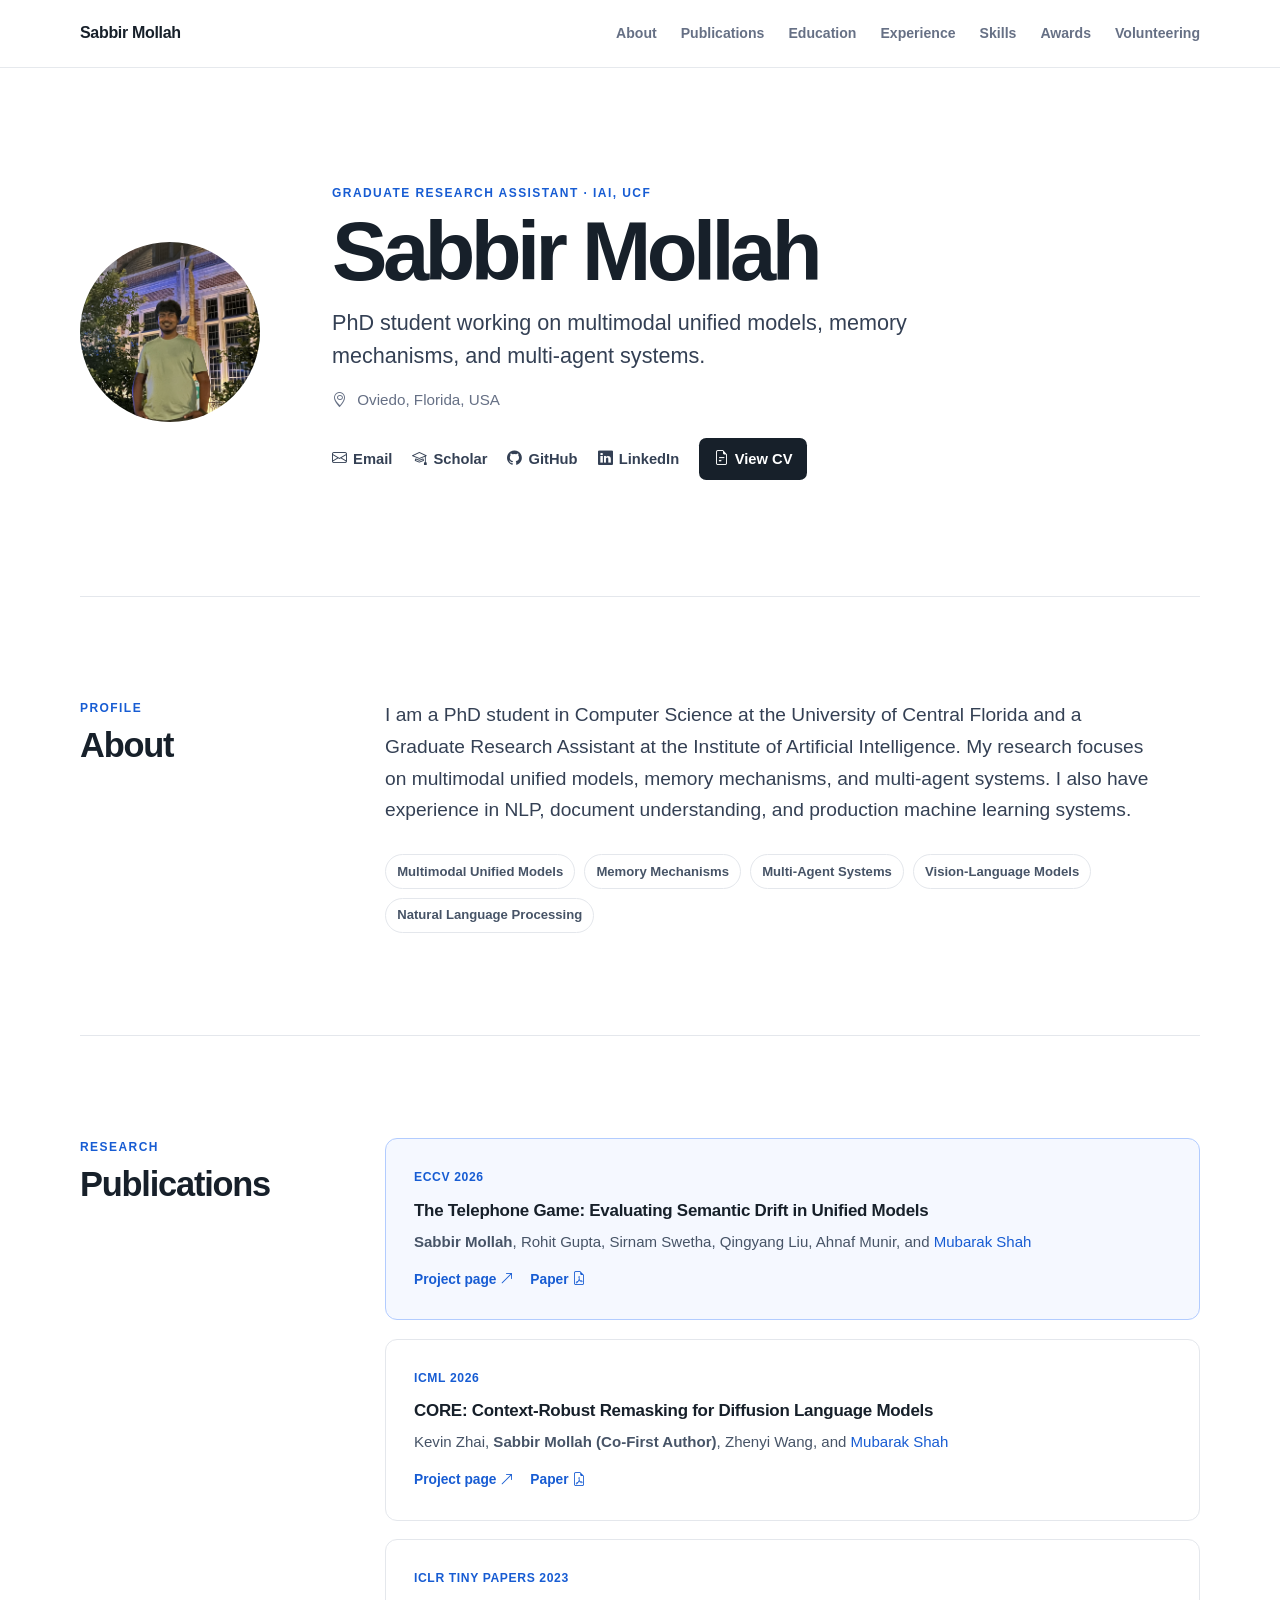
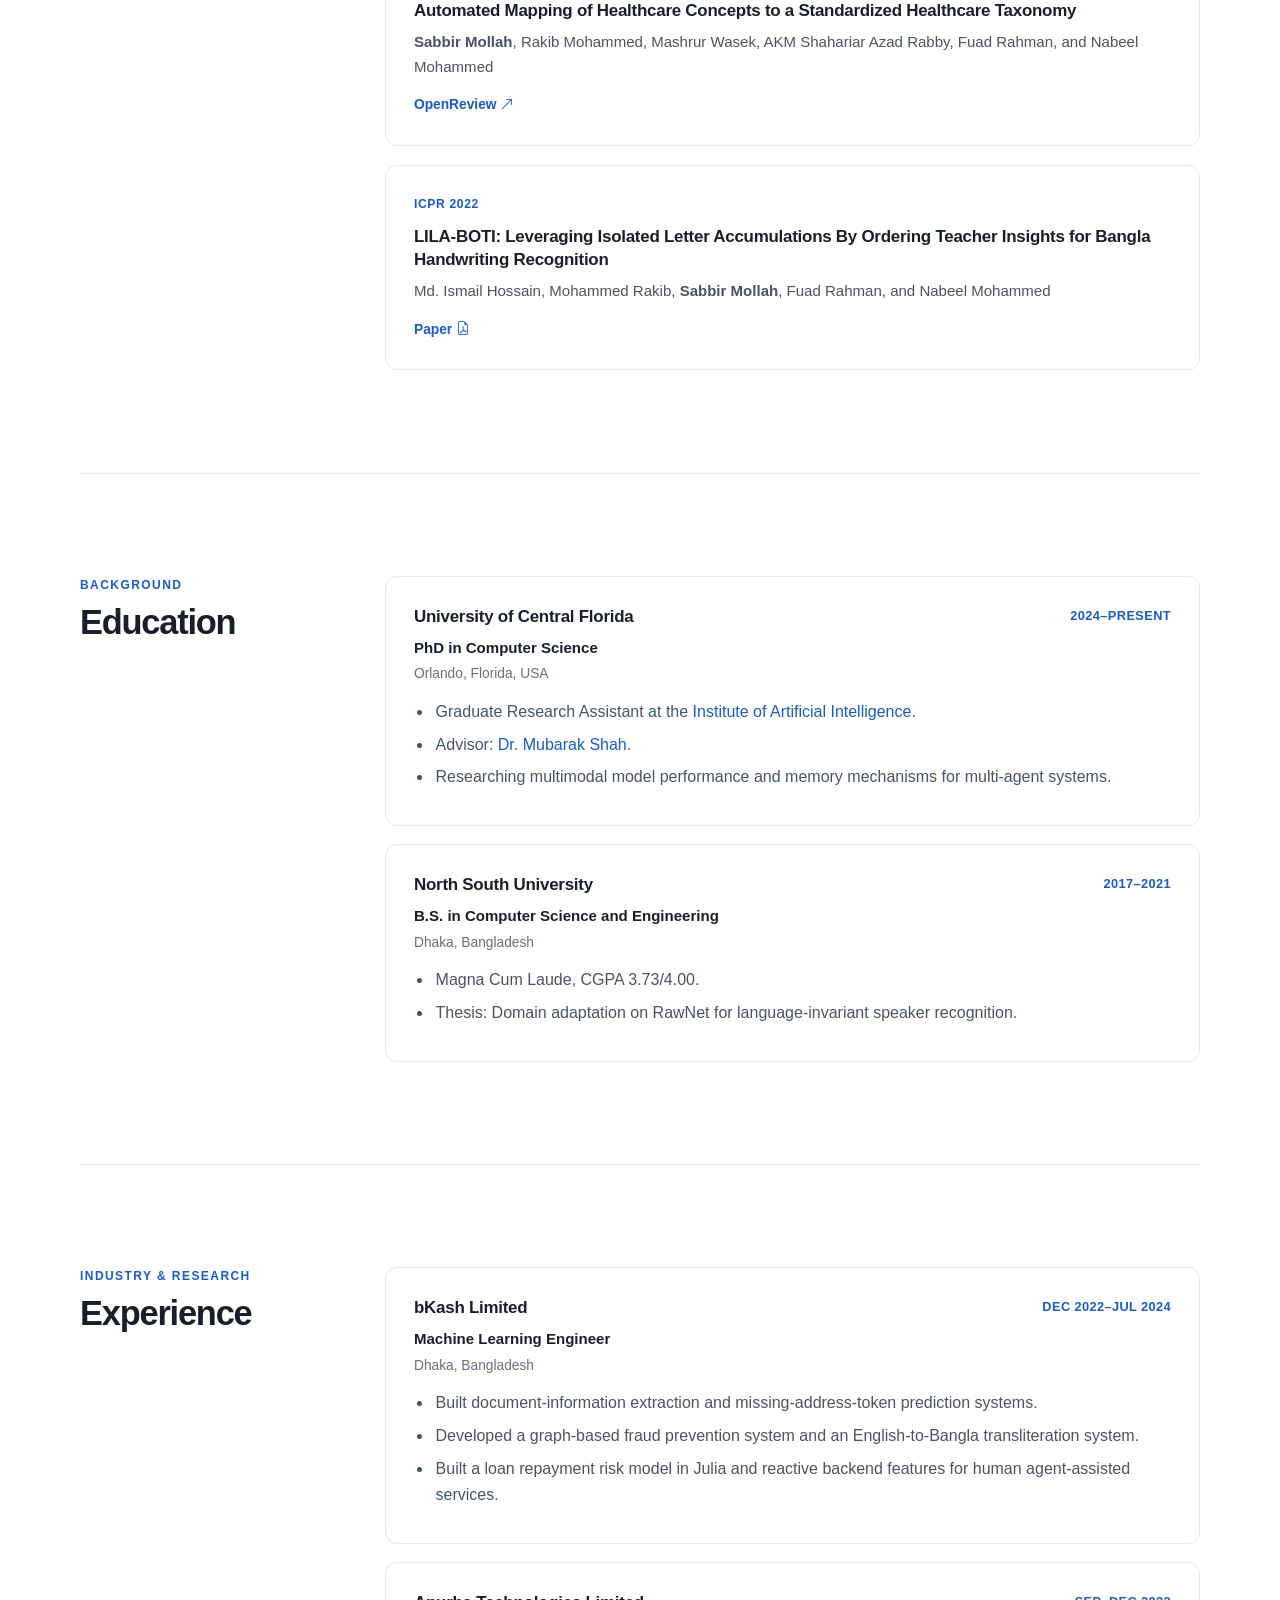
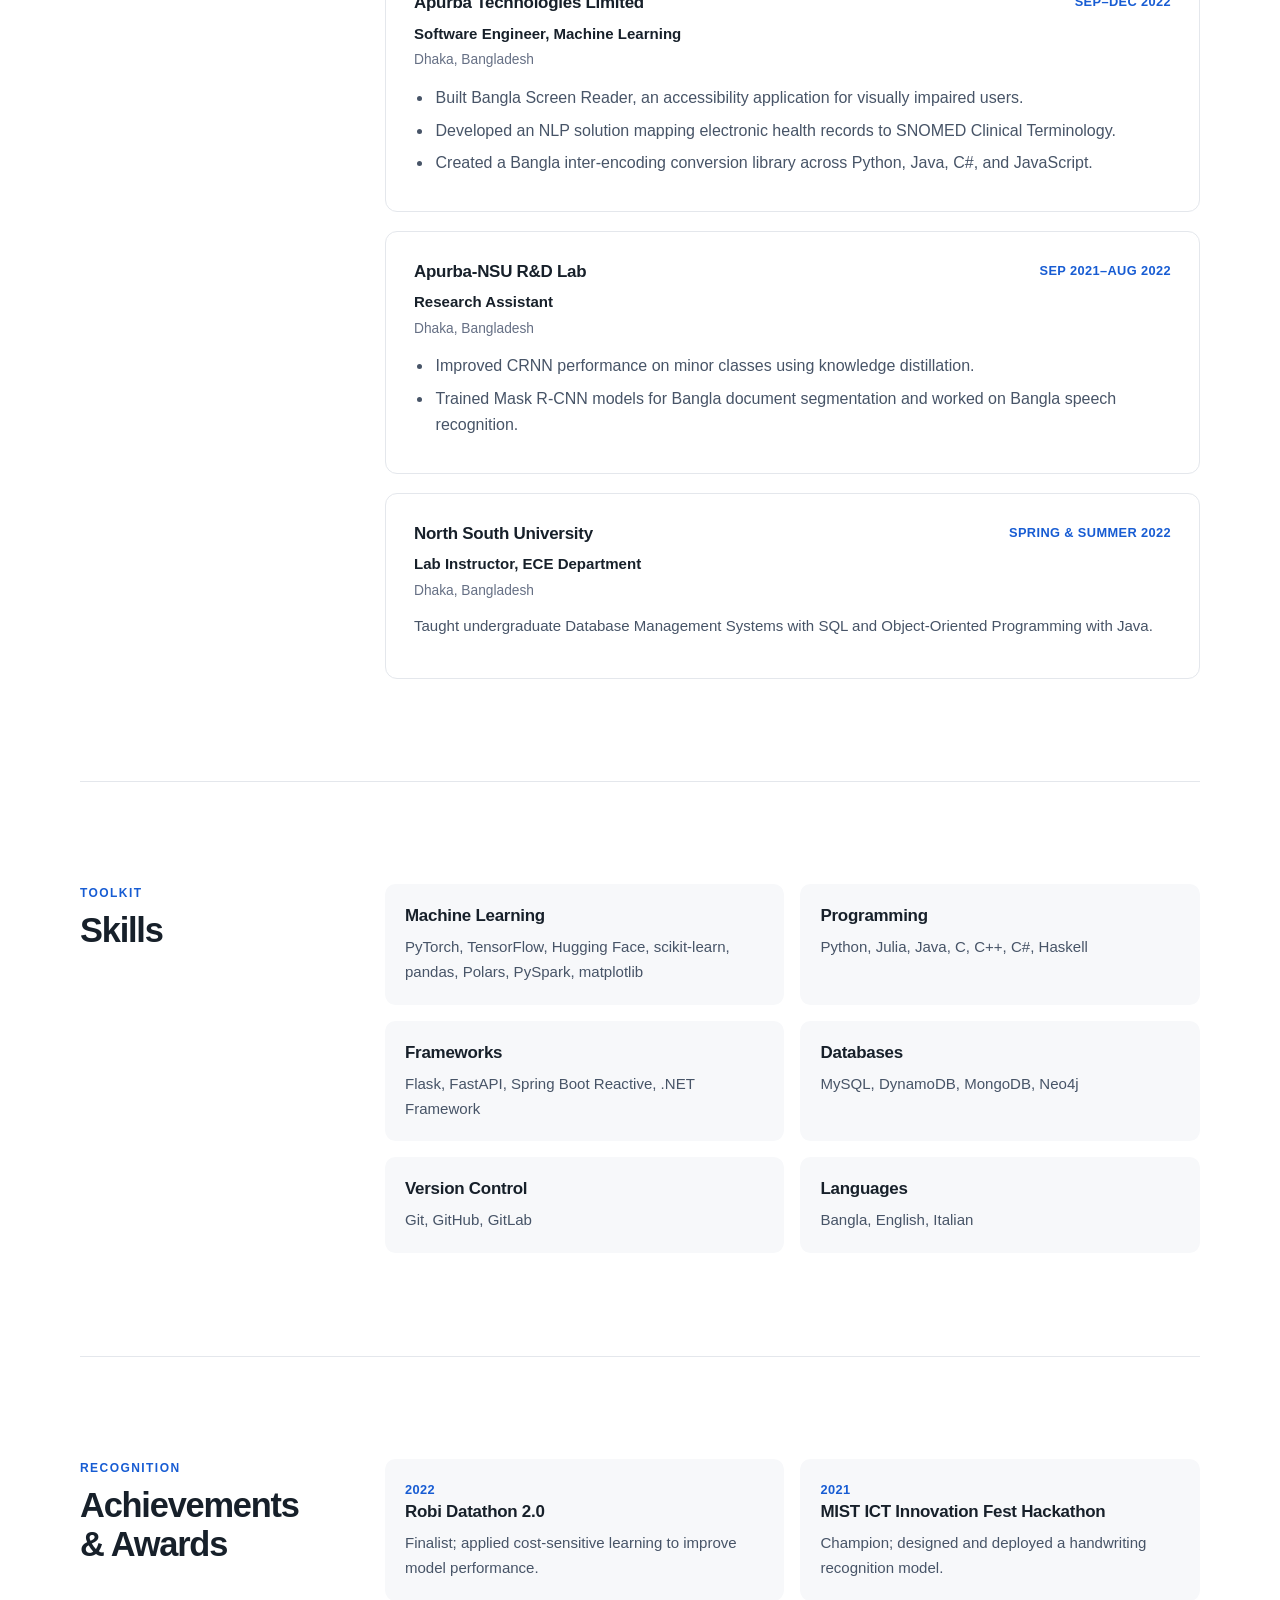
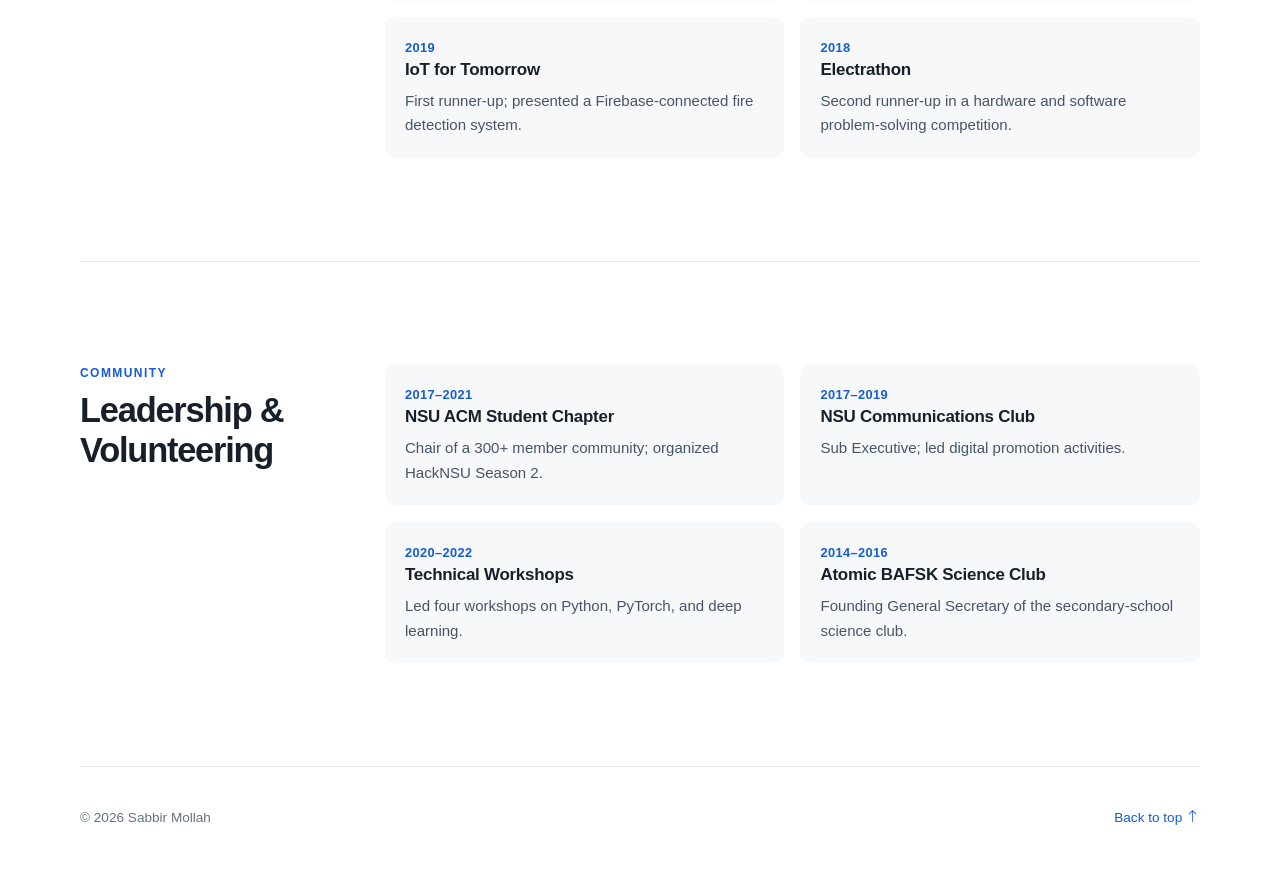
<file: index.html>
<!DOCTYPE html>
<html lang="en">

<head>
  <meta charset="UTF-8">
  <meta name="viewport" content="width=device-width, initial-scale=1">
  <meta name="description" content="Sabbir Mollah — PhD student and graduate research assistant at the University of Central Florida.">
  <title>Sabbir Mollah</title>
  <link rel="preconnect" href="https://cdn.jsdelivr.net">
  <link rel="stylesheet" href="https://cdn.jsdelivr.net/npm/bootstrap-icons@1.10.5/font/bootstrap-icons.css">
  <link rel="stylesheet" href="index.css">
</head>

<body>
  <nav class="site-nav" aria-label="Primary navigation">
    <a class="nav-name" href="#top">Sabbir Mollah</a>
    <div class="nav-links">
      <a href="#about">About</a>
      <a href="#publications">Publications</a>
      <a href="#education">Education</a>
      <a href="#experience">Experience</a>
      <a href="#skills">Skills</a>
      <a href="#achievements">Awards</a>
      <a href="#volunteering">Volunteering</a>
    </div>
  </nav>

  <main id="top">
    <header class="hero">
      <img class="portrait" src="static/display-image.jpg" alt="Portrait of Sabbir Mollah">
      <div class="hero-copy">
        <p class="eyebrow">Graduate Research Assistant · <a href="https://www.ucf.edu/institute-of-artificial-intelligence/" target="_blank" rel="noopener">IAI, UCF</a></p>
        <h1>Sabbir Mollah</h1>
        <p class="intro">
          PhD student working on multimodal unified models, memory mechanisms, and multi-agent systems.
        </p>
        <p class="location"><i class="bi bi-geo-alt" aria-hidden="true"></i> Oviedo, Florida, USA</p>
        <div class="contact-links" aria-label="Contact and profile links">
          <a href="mailto:mollahsabbir@gmail.com"><i class="bi bi-envelope" aria-hidden="true"></i>Email</a>
          <a href="https://scholar.google.com/citations?user=XRGB2UcAAAAJ" target="_blank" rel="noopener"><i class="bi bi-mortarboard" aria-hidden="true"></i>Scholar</a>
          <a href="https://github.com/mollahsabbir" target="_blank" rel="noopener"><i class="bi bi-github" aria-hidden="true"></i>GitHub</a>
          <a href="https://linkedin.com/in/mollahsabbir" target="_blank" rel="noopener"><i class="bi bi-linkedin" aria-hidden="true"></i>LinkedIn</a>
          <a class="primary-link" href="static/SabbirMollah_CV.pdf" target="_blank" rel="noopener"><i class="bi bi-file-earmark-text" aria-hidden="true"></i>View CV</a>
        </div>
      </div>
    </header>

    <section id="about">
      <div class="section-heading">
        <p>Profile</p>
        <h2>About</h2>
      </div>
      <div class="section-content">
        <p class="lead">
          I am a PhD student in Computer Science at the University of Central Florida and a Graduate
          Research Assistant at the Institute of Artificial Intelligence. My research focuses on
          multimodal unified models, memory mechanisms, and multi-agent systems. I also have experience
          in NLP, document understanding, and production machine learning systems.
        </p>
        <div class="tag-list" aria-label="Research interests">
          <span>Multimodal Unified Models</span>
          <span>Memory Mechanisms</span>
          <span>Multi-Agent Systems</span>
          <span>Vision-Language Models</span>
          <span>Natural Language Processing</span>
        </div>
      </div>
    </section>

    <section id="publications">
      <div class="section-heading">
        <p>Research</p>
        <h2>Publications</h2>
      </div>
      <div class="section-content publication-list">
        <article class="publication featured">
          <div class="publication-meta">
            <span>ECCV 2026</span>
          </div>
          <h3><a href="projects/telephone-game/index.html">The Telephone Game: Evaluating Semantic Drift in Unified Models</a></h3>
          <p><strong>Sabbir Mollah</strong>, Rohit Gupta, Sirnam Swetha, Qingyang Liu, Ahnaf Munir, and <a href="https://www.crcv.ucf.edu/person/mubarak-shah/" target="_blank" rel="noopener">Mubarak Shah</a></p>
          <div class="paper-links">
            <a href="projects/telephone-game/index.html">Project page <i class="bi bi-arrow-up-right" aria-hidden="true"></i></a>
            <a href="https://arxiv.org/pdf/2509.04438" target="_blank" rel="noopener">Paper <i class="bi bi-file-earmark-pdf" aria-hidden="true"></i></a>
          </div>
        </article>

        <article class="publication">
          <div class="publication-meta">
            <span>ICML 2026</span>
          </div>
          <h3><a href="https://ucf-crcv.github.io/core/" target="_blank" rel="noopener">CORE: Context-Robust Remasking for Diffusion Language Models</a></h3>
          <p>Kevin Zhai, <strong>Sabbir Mollah (Co-First Author)</strong>, Zhenyi Wang, and <a href="https://www.crcv.ucf.edu/person/mubarak-shah/" target="_blank" rel="noopener">Mubarak Shah</a></p>
          <div class="paper-links">
            <a href="https://ucf-crcv.github.io/core/" target="_blank" rel="noopener">Project page <i class="bi bi-arrow-up-right" aria-hidden="true"></i></a>
            <a href="https://arxiv.org/pdf/2602.04096" target="_blank" rel="noopener">Paper <i class="bi bi-file-earmark-pdf" aria-hidden="true"></i></a>
          </div>
        </article>

        <article class="publication">
          <div class="publication-meta">
            <span>ICLR Tiny Papers 2023</span>
          </div>
          <h3>Automated Mapping of Healthcare Concepts to a Standardized Healthcare Taxonomy</h3>
          <p><strong>Sabbir Mollah</strong>, Rakib Mohammed, Mashrur Wasek, AKM Shahariar Azad Rabby, Fuad Rahman, and Nabeel Mohammed</p>
          <div class="paper-links">
            <a href="https://openreview.net/forum?id=87oCobKKS6x" target="_blank" rel="noopener">OpenReview <i class="bi bi-arrow-up-right" aria-hidden="true"></i></a>
          </div>
        </article>

        <article class="publication">
          <div class="publication-meta">
            <span>ICPR 2022</span>
          </div>
          <h3>LILA-BOTI: Leveraging Isolated Letter Accumulations By Ordering Teacher Insights for Bangla Handwriting Recognition</h3>
          <p>Md. Ismail Hossain, Mohammed Rakib, <strong>Sabbir Mollah</strong>, Fuad Rahman, and Nabeel Mohammed</p>
          <div class="paper-links">
            <a href="https://arxiv.org/abs/2205.11420" target="_blank" rel="noopener">Paper <i class="bi bi-file-earmark-pdf" aria-hidden="true"></i></a>
          </div>
        </article>
      </div>
    </section>

    <section id="education">
      <div class="section-heading">
        <p>Background</p>
        <h2>Education</h2>
      </div>
      <div class="section-content timeline">
        <article>
          <div class="item-header">
            <div>
              <h3>University of Central Florida</h3>
              <p class="item-role">PhD in Computer Science</p>
            </div>
            <p class="item-date">2024–Present</p>
          </div>
          <p class="muted">Orlando, Florida, USA</p>
          <ul>
            <li>Graduate Research Assistant at the <a href="https://www.ucf.edu/institute-of-artificial-intelligence/" target="_blank" rel="noopener">Institute of Artificial Intelligence</a>.</li>
            <li>Advisor: <a href="https://www.crcv.ucf.edu/person/mubarak-shah/" target="_blank" rel="noopener">Dr. Mubarak Shah</a>.</li>
            <li>Researching multimodal model performance and memory mechanisms for multi-agent systems.</li>
          </ul>
        </article>
        <article>
          <div class="item-header">
            <div>
              <h3>North South University</h3>
              <p class="item-role">B.S. in Computer Science and Engineering</p>
            </div>
            <p class="item-date">2017–2021</p>
          </div>
          <p class="muted">Dhaka, Bangladesh</p>
          <ul>
            <li>Magna Cum Laude, CGPA 3.73/4.00.</li>
            <li>Thesis: Domain adaptation on RawNet for language-invariant speaker recognition.</li>
          </ul>
        </article>
      </div>
    </section>

    <section id="experience">
      <div class="section-heading">
        <p>Industry &amp; Research</p>
        <h2>Experience</h2>
      </div>
      <div class="section-content timeline">
        <article>
          <div class="item-header">
            <div>
              <h3>bKash Limited</h3>
              <p class="item-role">Machine Learning Engineer</p>
            </div>
            <p class="item-date">Dec 2022–Jul 2024</p>
          </div>
          <p class="muted">Dhaka, Bangladesh</p>
          <ul>
            <li>Built document-information extraction and missing-address-token prediction systems.</li>
            <li>Developed a graph-based fraud prevention system and an English-to-Bangla transliteration system.</li>
            <li>Built a loan repayment risk model in Julia and reactive backend features for human agent-assisted services.</li>
          </ul>
        </article>
        <article>
          <div class="item-header">
            <div>
              <h3>Apurba Technologies Limited</h3>
              <p class="item-role">Software Engineer, Machine Learning</p>
            </div>
            <p class="item-date">Sep–Dec 2022</p>
          </div>
          <p class="muted">Dhaka, Bangladesh</p>
          <ul>
            <li>Built Bangla Screen Reader, an accessibility application for visually impaired users.</li>
            <li>Developed an NLP solution mapping electronic health records to SNOMED Clinical Terminology.</li>
            <li>Created a Bangla inter-encoding conversion library across Python, Java, C#, and JavaScript.</li>
          </ul>
        </article>
        <article>
          <div class="item-header">
            <div>
              <h3>Apurba-NSU R&amp;D Lab</h3>
              <p class="item-role">Research Assistant</p>
            </div>
            <p class="item-date">Sep 2021–Aug 2022</p>
          </div>
          <p class="muted">Dhaka, Bangladesh</p>
          <ul>
            <li>Improved CRNN performance on minor classes using knowledge distillation.</li>
            <li>Trained Mask R-CNN models for Bangla document segmentation and worked on Bangla speech recognition.</li>
          </ul>
        </article>
        <article>
          <div class="item-header">
            <div>
              <h3>North South University</h3>
              <p class="item-role">Lab Instructor, ECE Department</p>
            </div>
            <p class="item-date">Spring &amp; Summer 2022</p>
          </div>
          <p class="muted">Dhaka, Bangladesh</p>
          <p>Taught undergraduate Database Management Systems with SQL and Object-Oriented Programming with Java.</p>
        </article>
      </div>
    </section>

    <section id="skills">
      <div class="section-heading">
        <p>Toolkit</p>
        <h2>Skills</h2>
      </div>
      <div class="section-content skill-grid">
        <article><h3>Machine Learning</h3><p>PyTorch, TensorFlow, Hugging Face, scikit-learn, pandas, Polars, PySpark, matplotlib</p></article>
        <article><h3>Programming</h3><p>Python, Julia, Java, C, C++, C#, Haskell</p></article>
        <article><h3>Frameworks</h3><p>Flask, FastAPI, Spring Boot Reactive, .NET Framework</p></article>
        <article><h3>Databases</h3><p>MySQL, DynamoDB, MongoDB, Neo4j</p></article>
        <article><h3>Version Control</h3><p>Git, GitHub, GitLab</p></article>
        <article><h3>Languages</h3><p>Bangla, English, Italian</p></article>
      </div>
    </section>

    <section id="achievements">
      <div class="section-heading">
        <p>Recognition</p>
        <h2>Achievements &amp; Awards</h2>
      </div>
      <div class="section-content compact-grid">
        <article><p class="item-date">2022</p><h3>Robi Datathon 2.0</h3><p>Finalist; applied cost-sensitive learning to improve model performance.</p></article>
        <article><p class="item-date">2021</p><h3>MIST ICT Innovation Fest Hackathon</h3><p>Champion; designed and deployed a handwriting recognition model.</p></article>
        <article><p class="item-date">2019</p><h3>IoT for Tomorrow</h3><p>First runner-up; presented a Firebase-connected fire detection system.</p></article>
        <article><p class="item-date">2018</p><h3>Electrathon</h3><p>Second runner-up in a hardware and software problem-solving competition.</p></article>
      </div>
    </section>

    <section id="volunteering">
      <div class="section-heading">
        <p>Community</p>
        <h2>Leadership &amp; Volunteering</h2>
      </div>
      <div class="section-content compact-grid">
        <article><p class="item-date">2017–2021</p><h3>NSU ACM Student Chapter</h3><p>Chair of a 300+ member community; organized HackNSU Season 2.</p></article>
        <article><p class="item-date">2017–2019</p><h3>NSU Communications Club</h3><p>Sub Executive; led digital promotion activities.</p></article>
        <article><p class="item-date">2020–2022</p><h3>Technical Workshops</h3><p>Led four workshops on Python, PyTorch, and deep learning.</p></article>
        <article><p class="item-date">2014–2016</p><h3>Atomic BAFSK Science Club</h3><p>Founding General Secretary of the secondary-school science club.</p></article>
      </div>
    </section>
  </main>

  <footer>
    <p>© 2026 Sabbir Mollah</p>
    <a href="#top">Back to top <i class="bi bi-arrow-up" aria-hidden="true"></i></a>
  </footer>
</body>

</html>
</file>
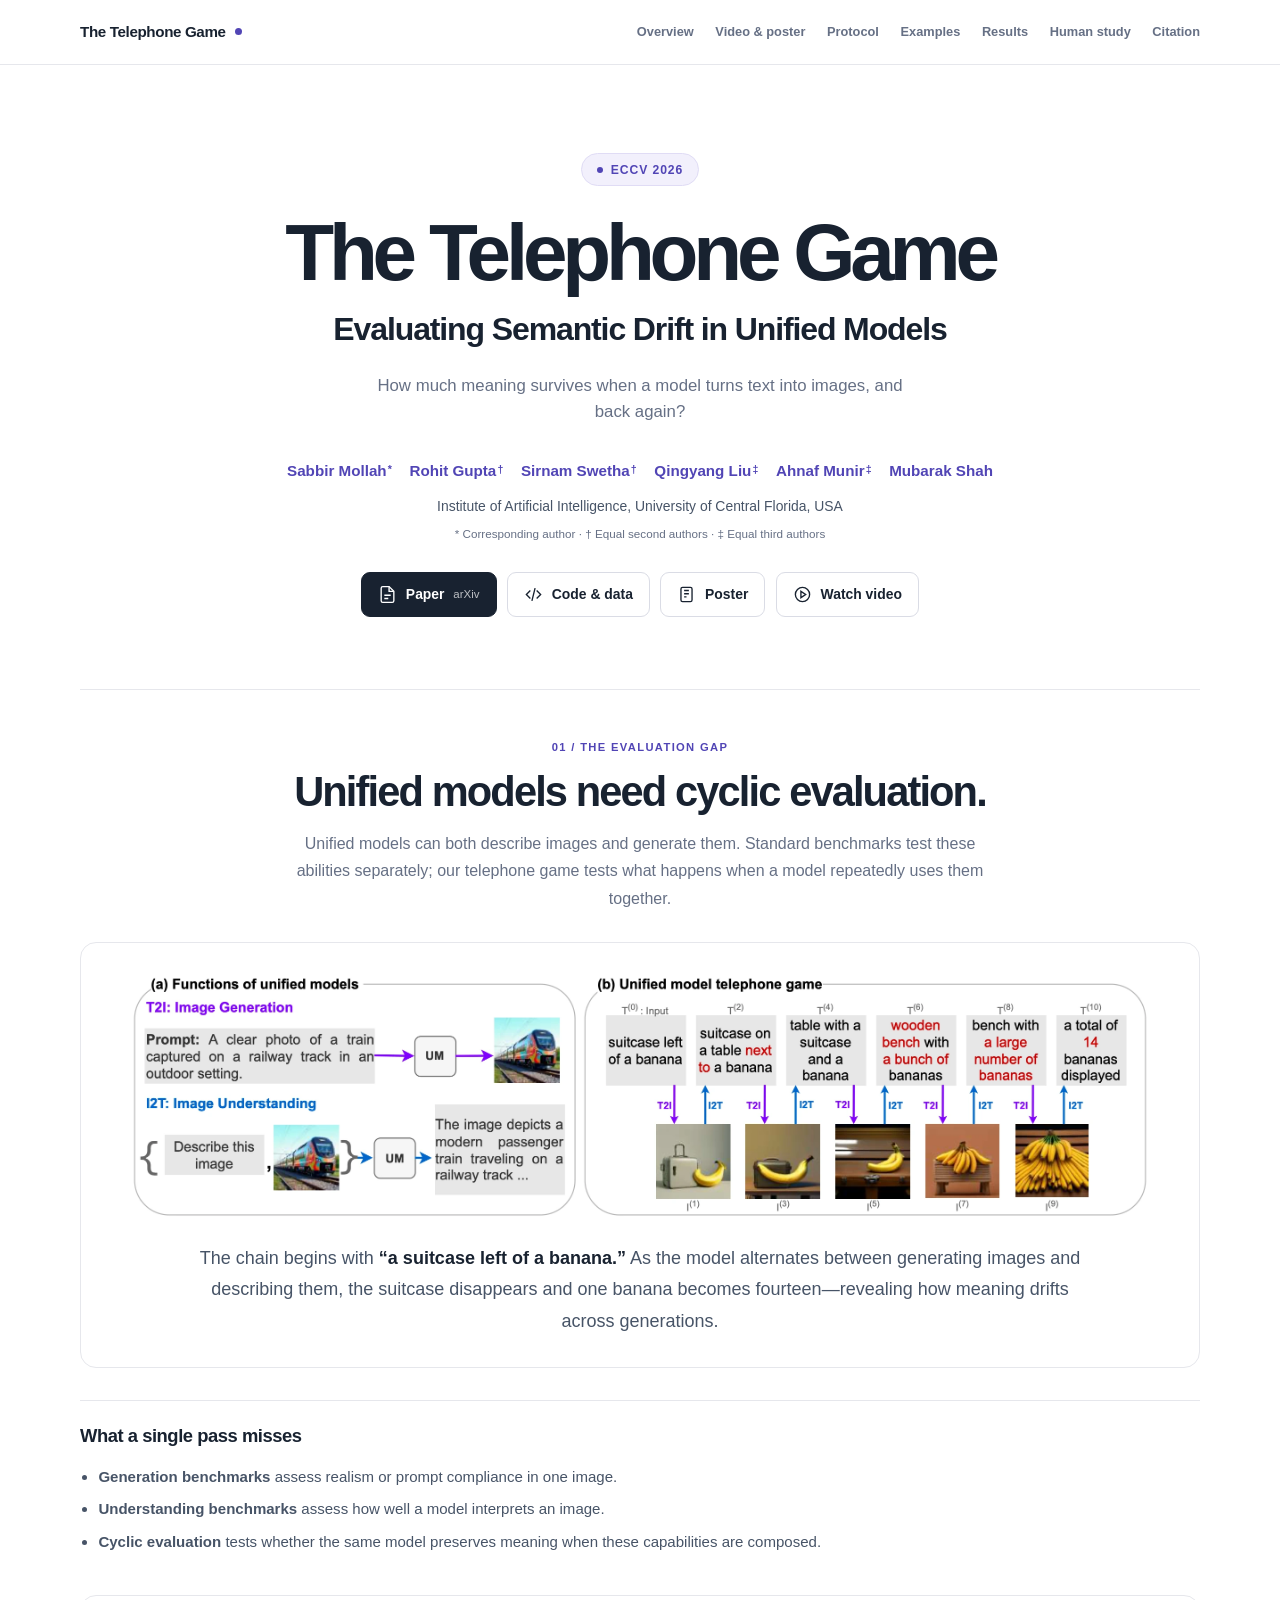
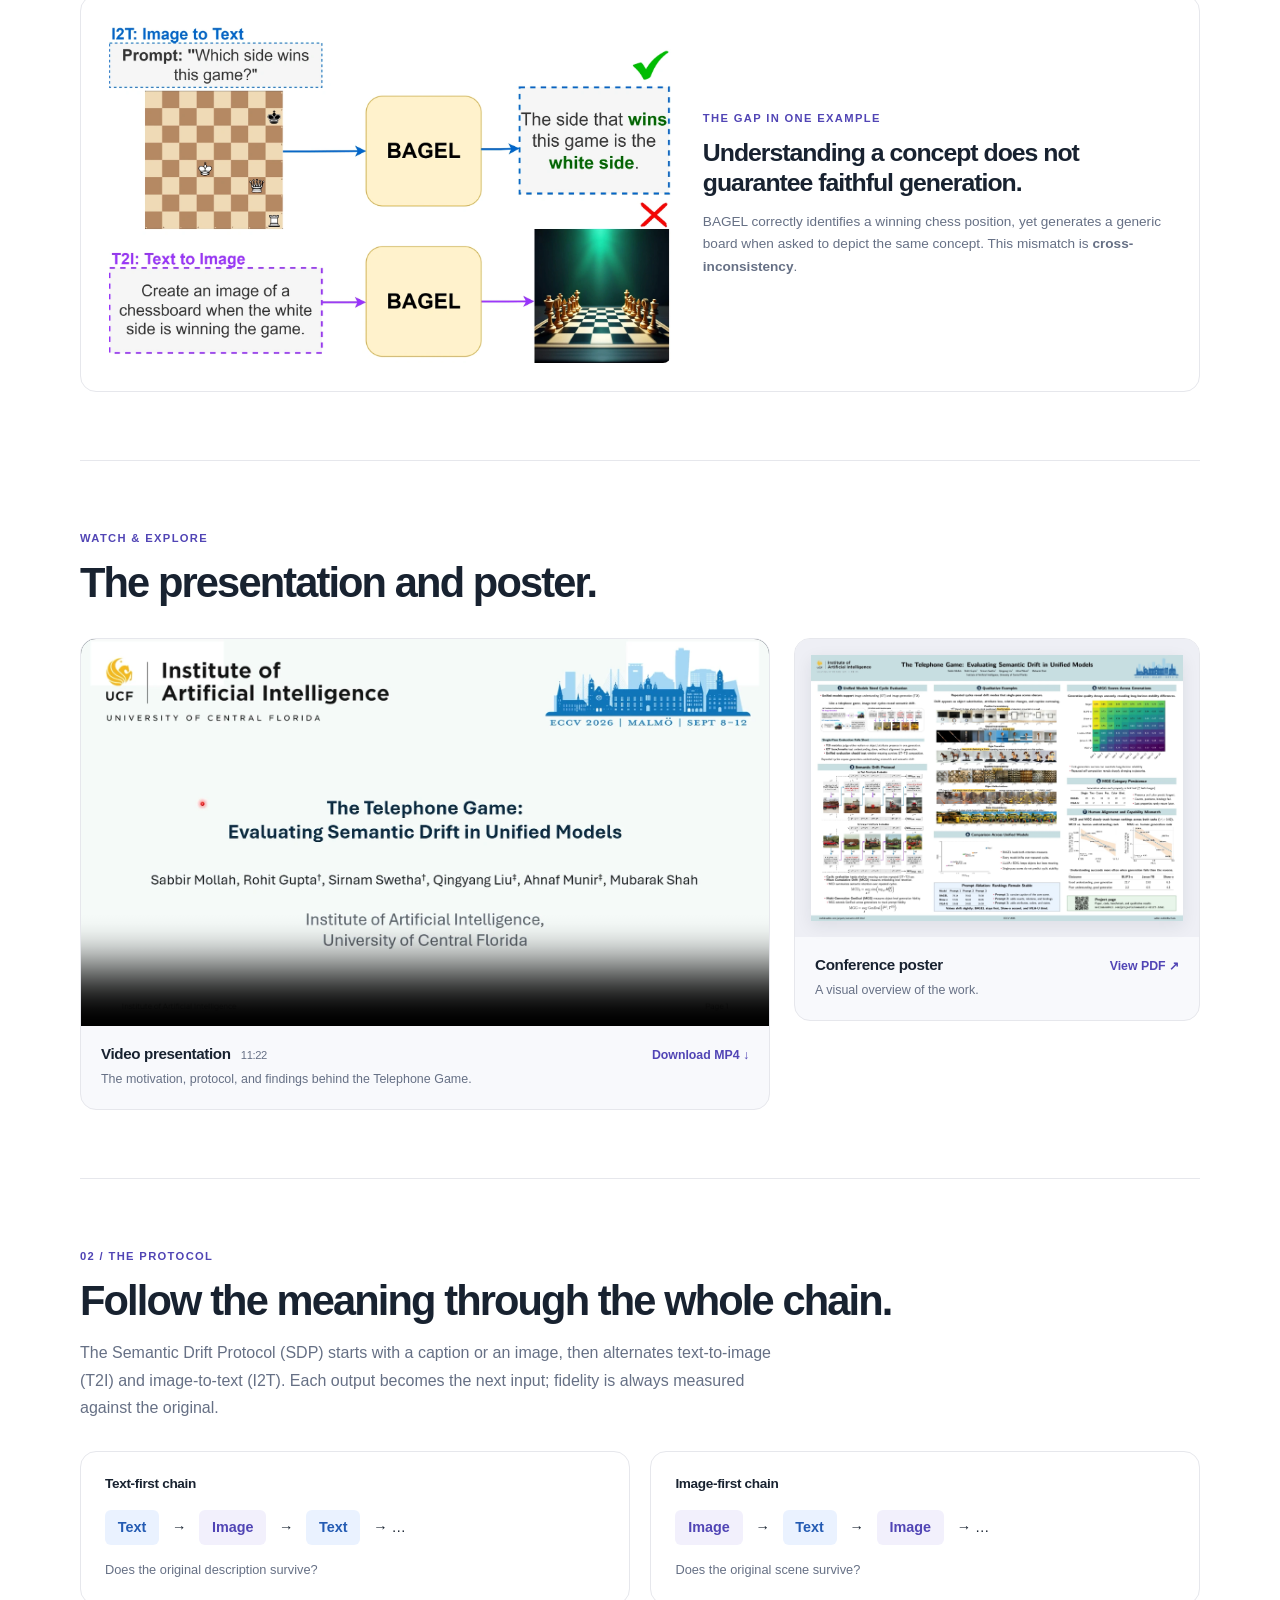
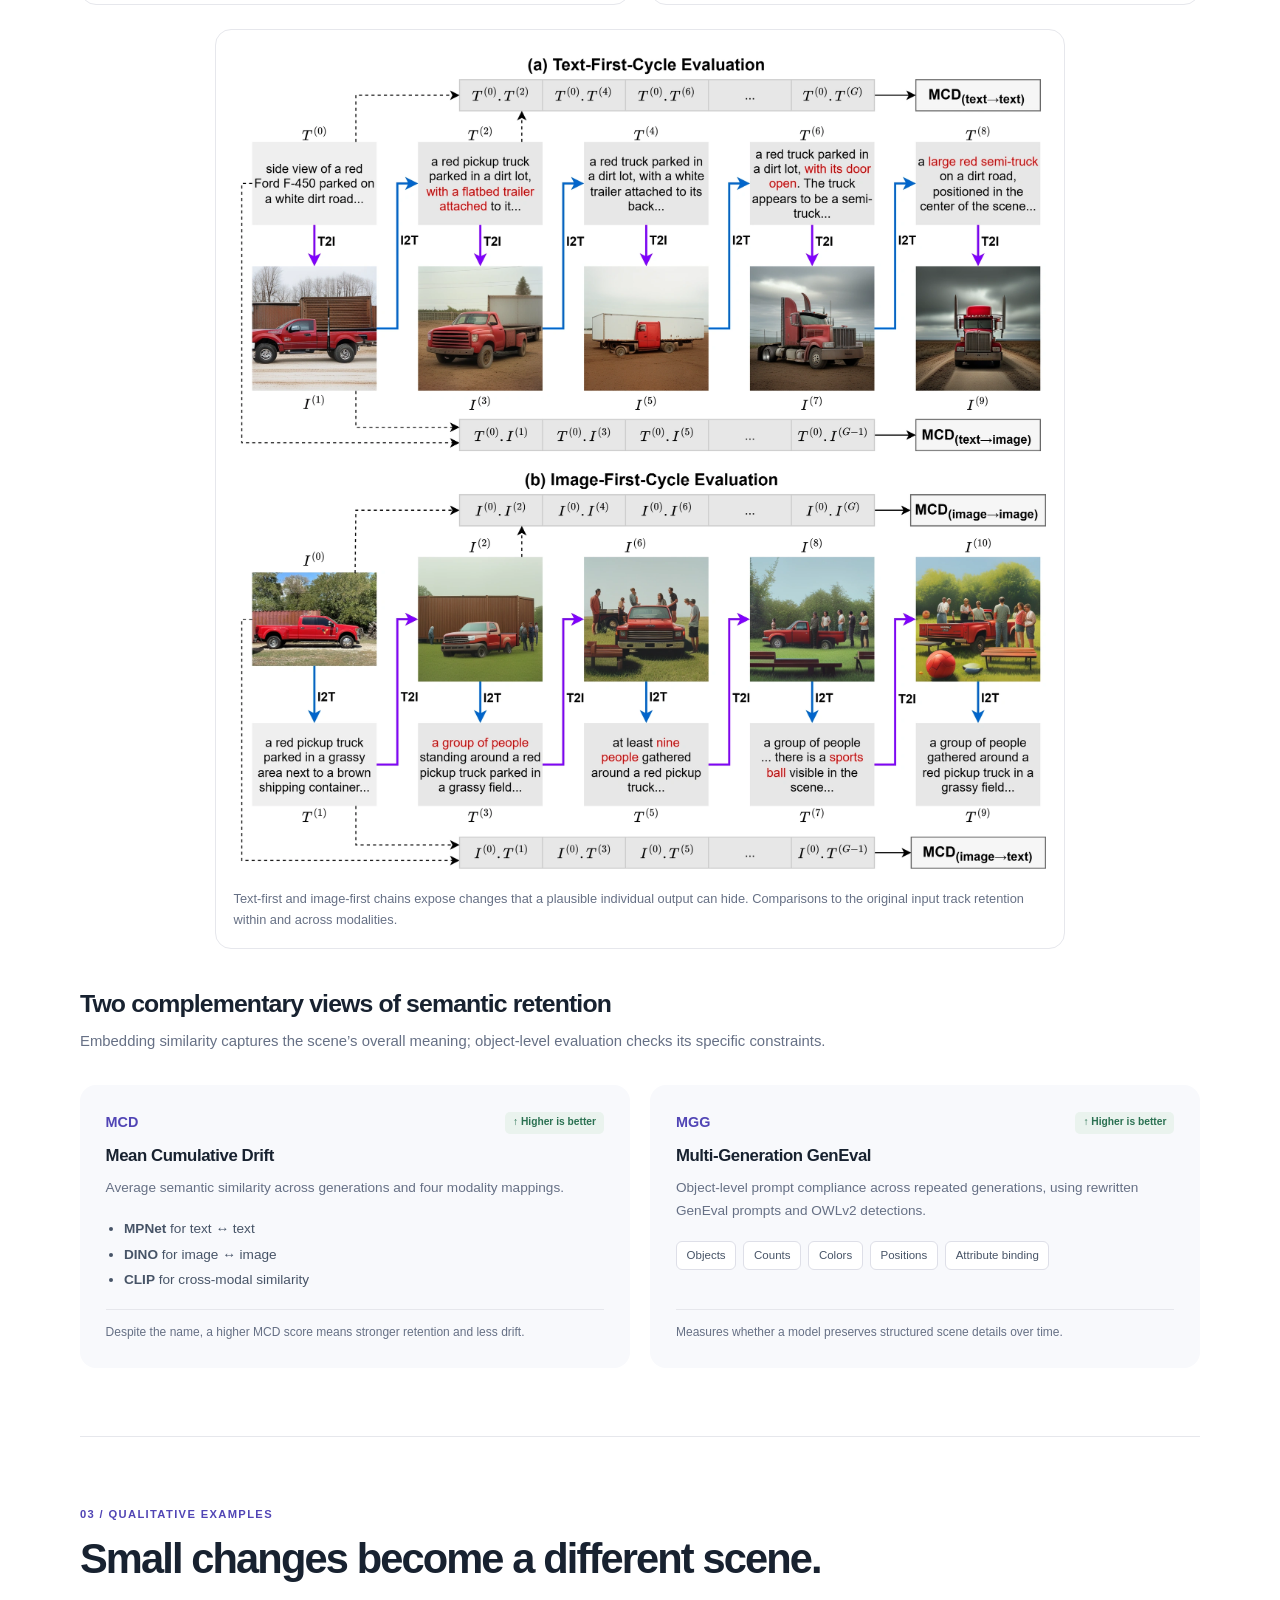
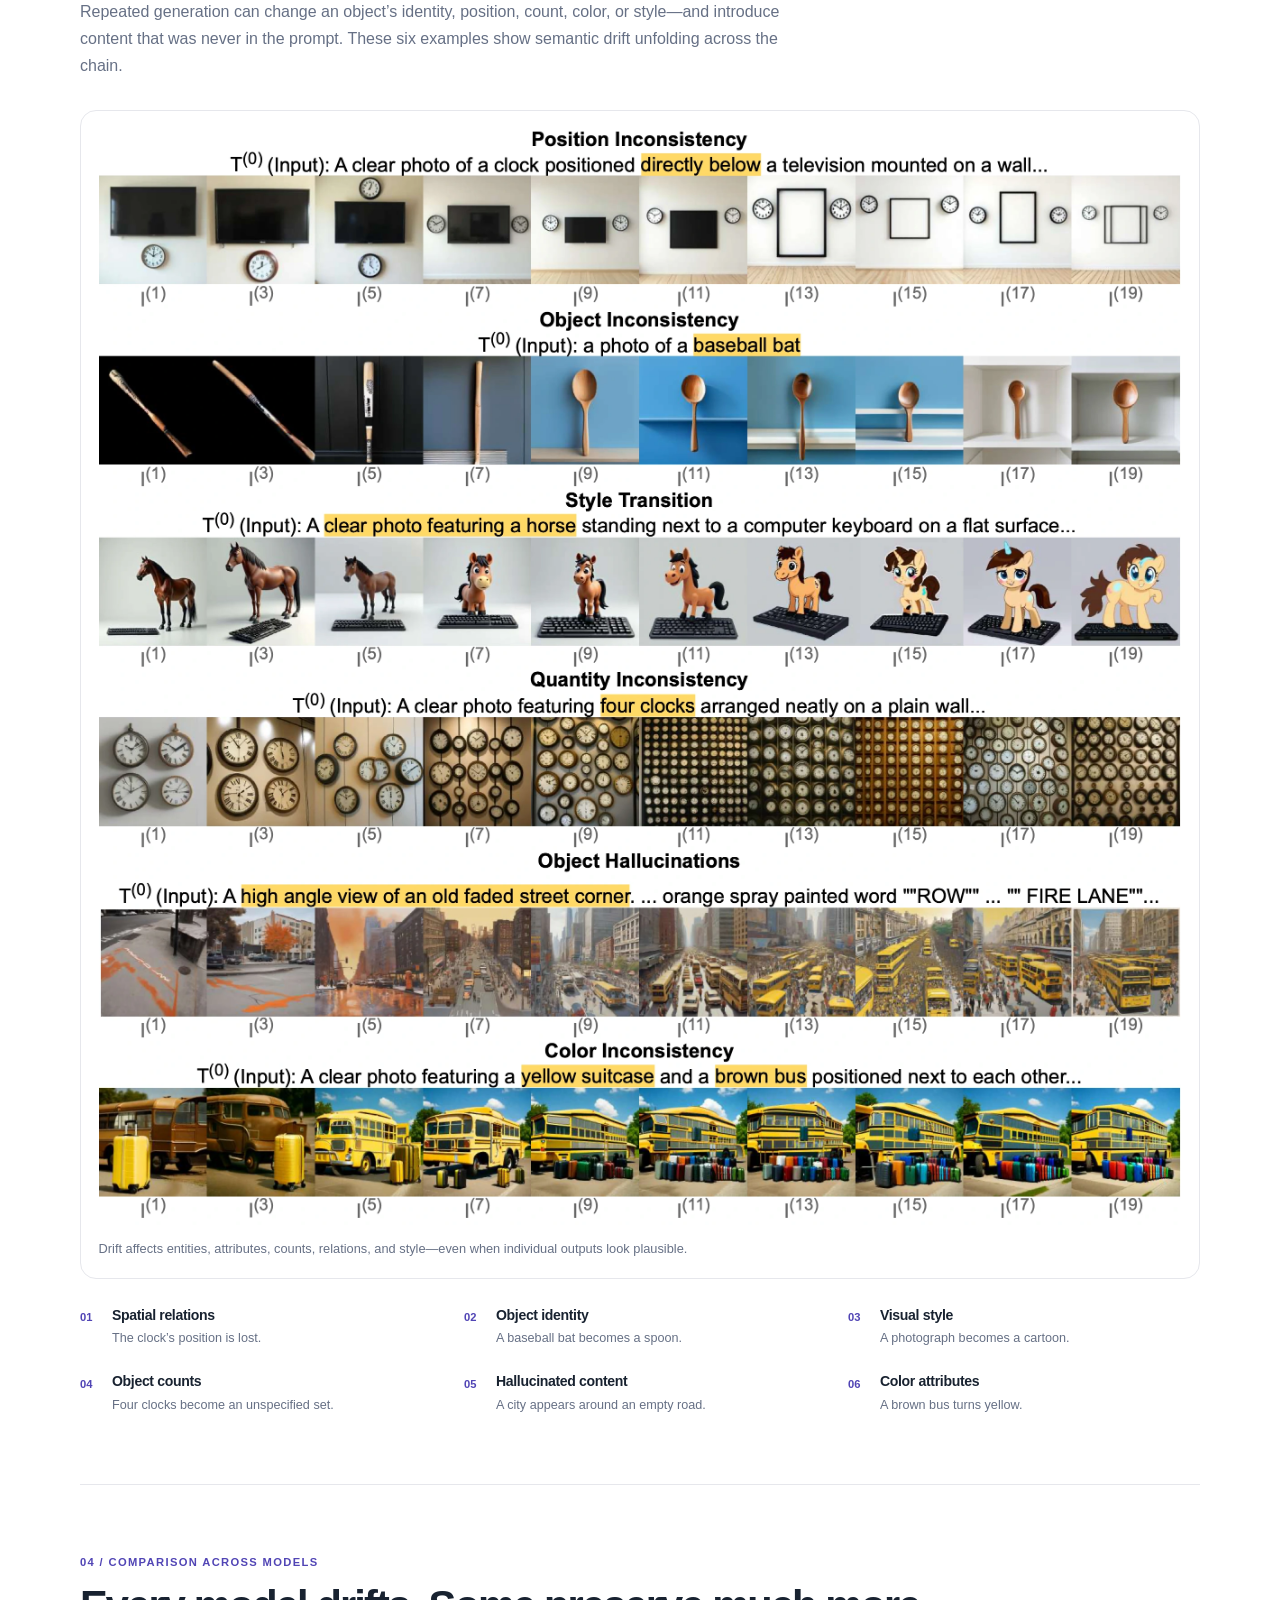
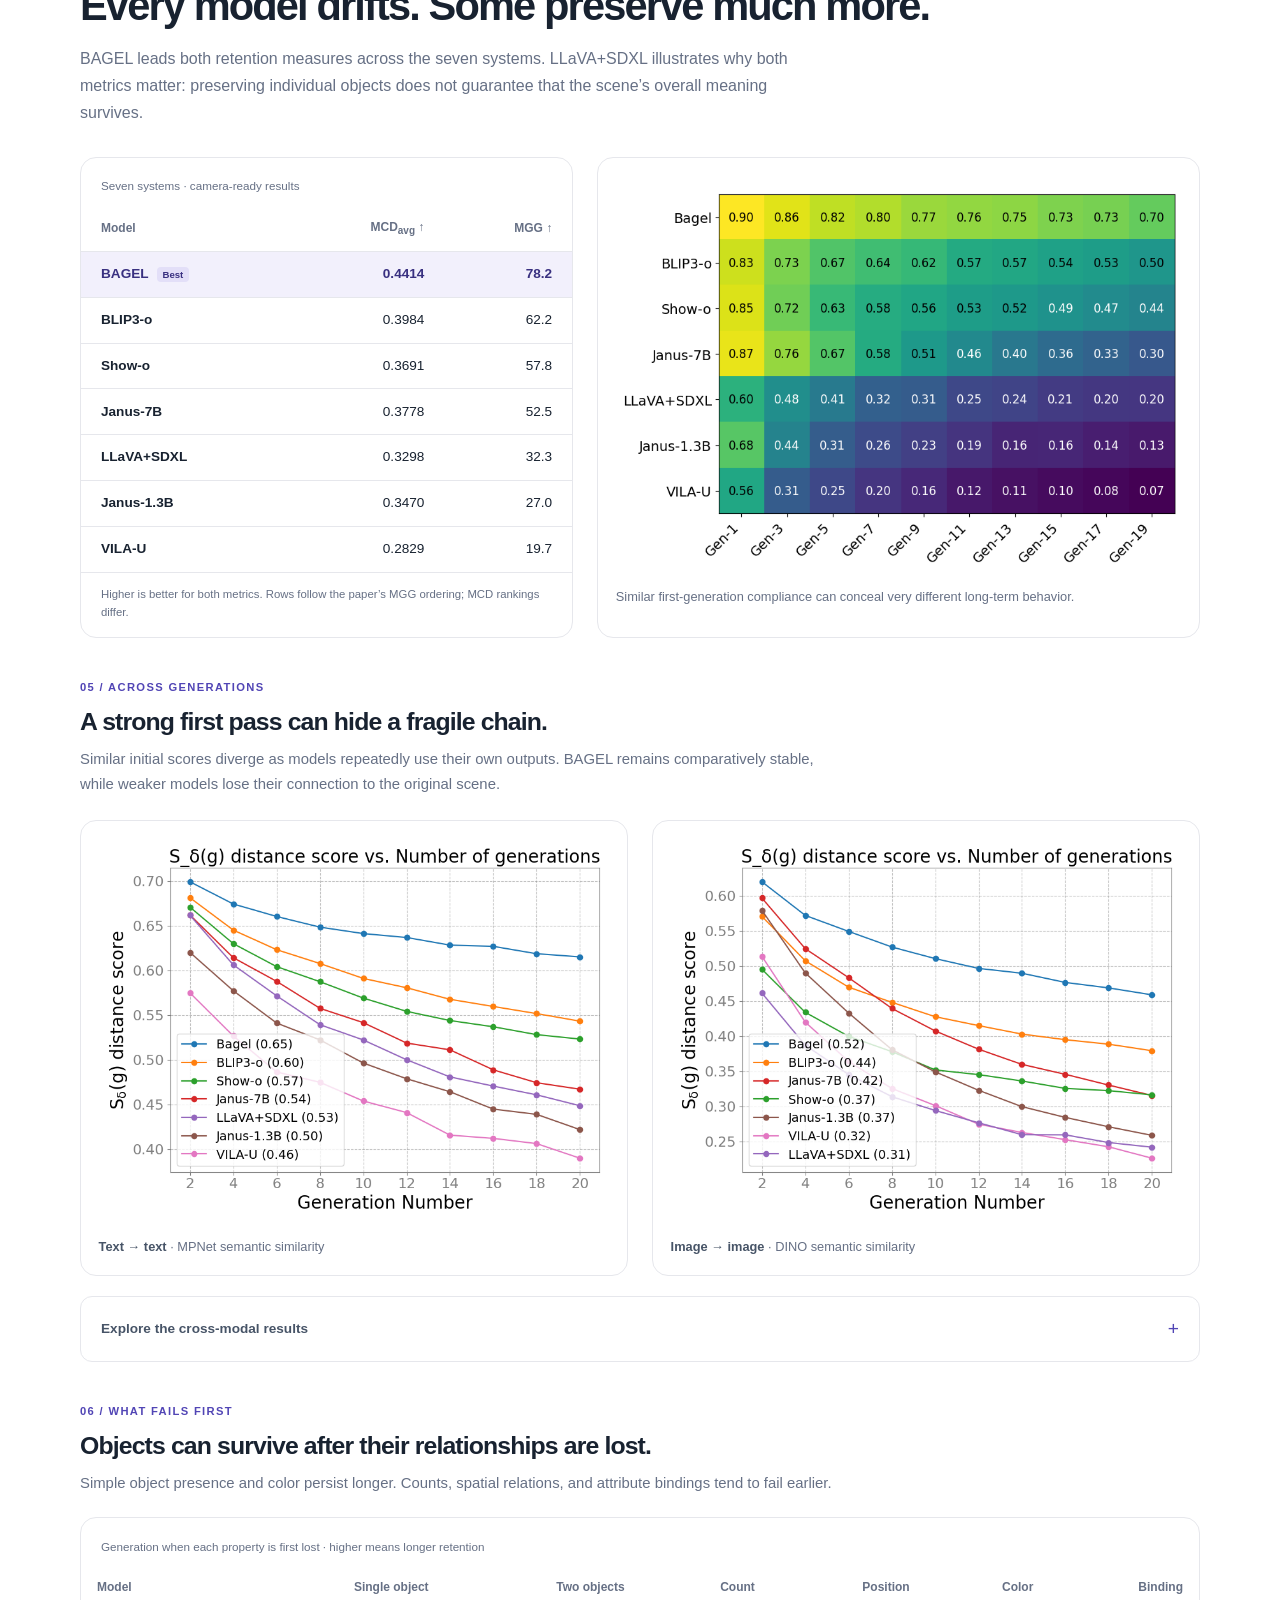
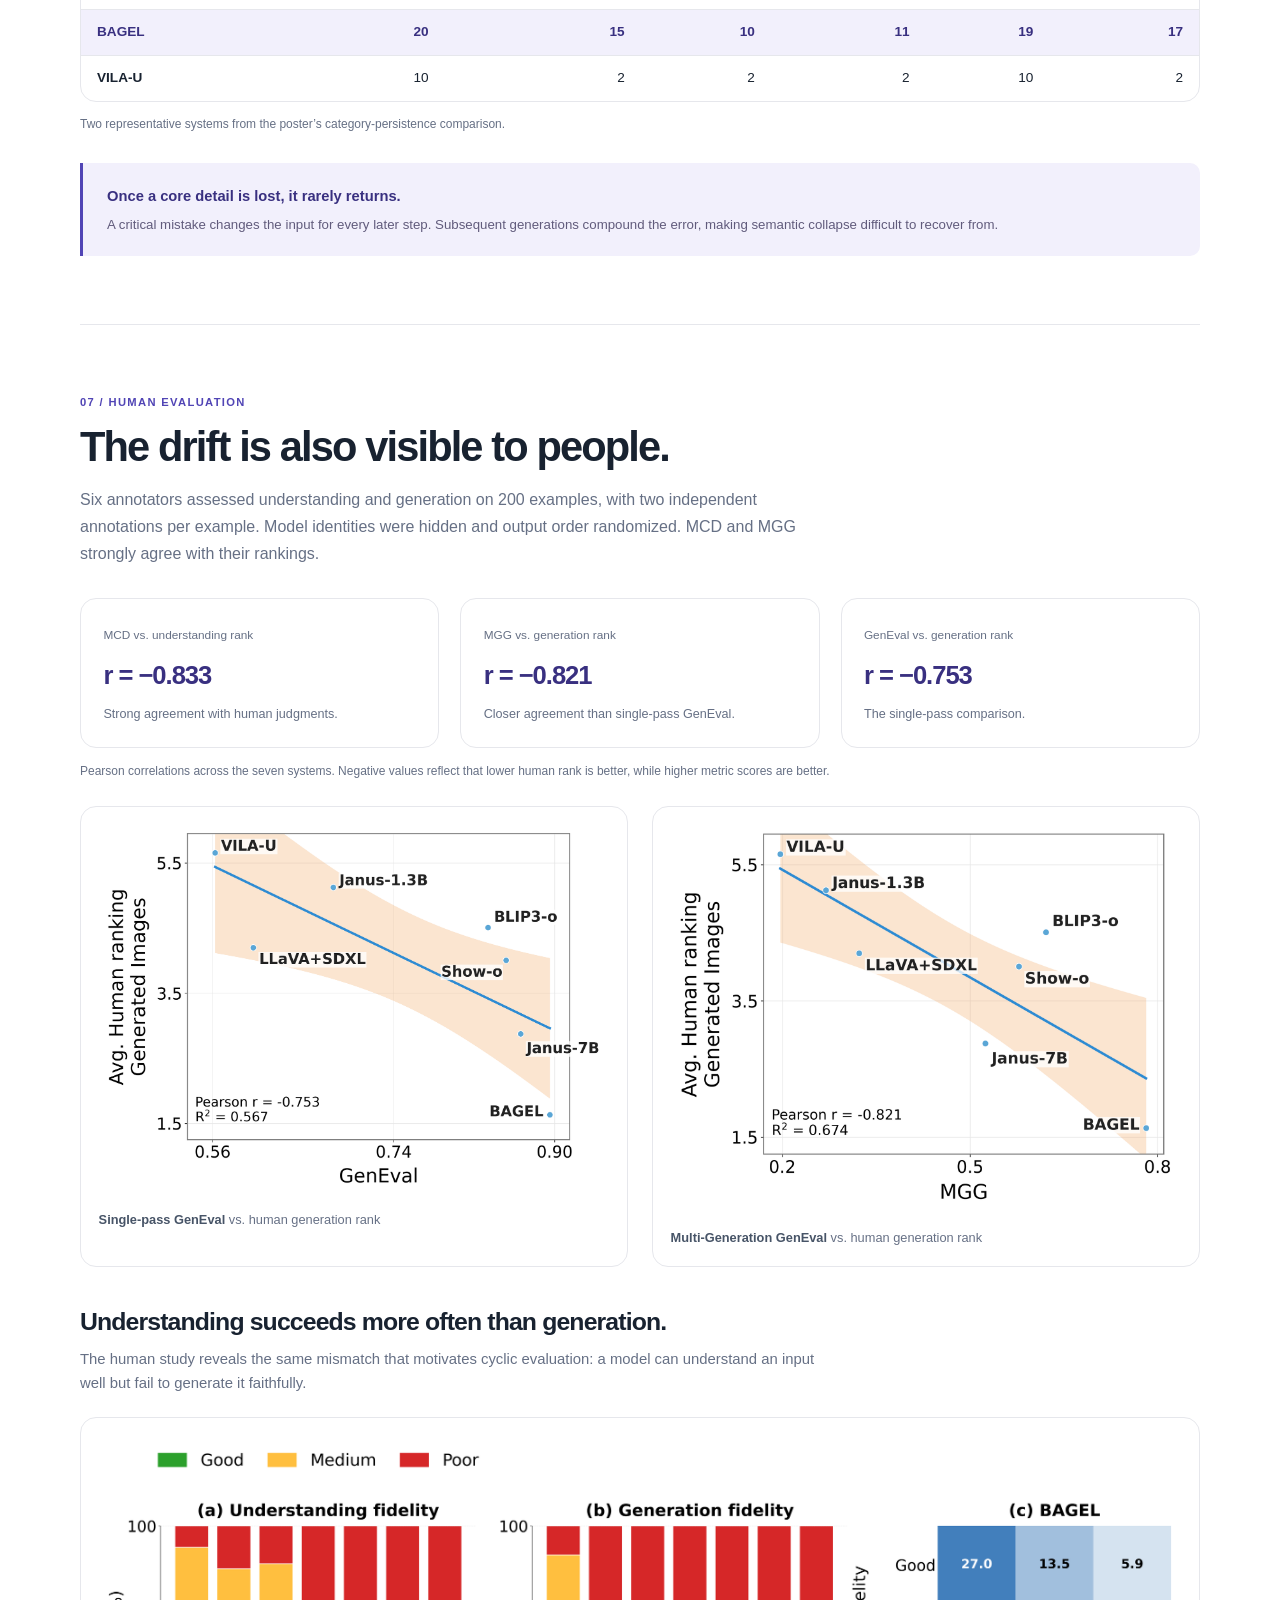
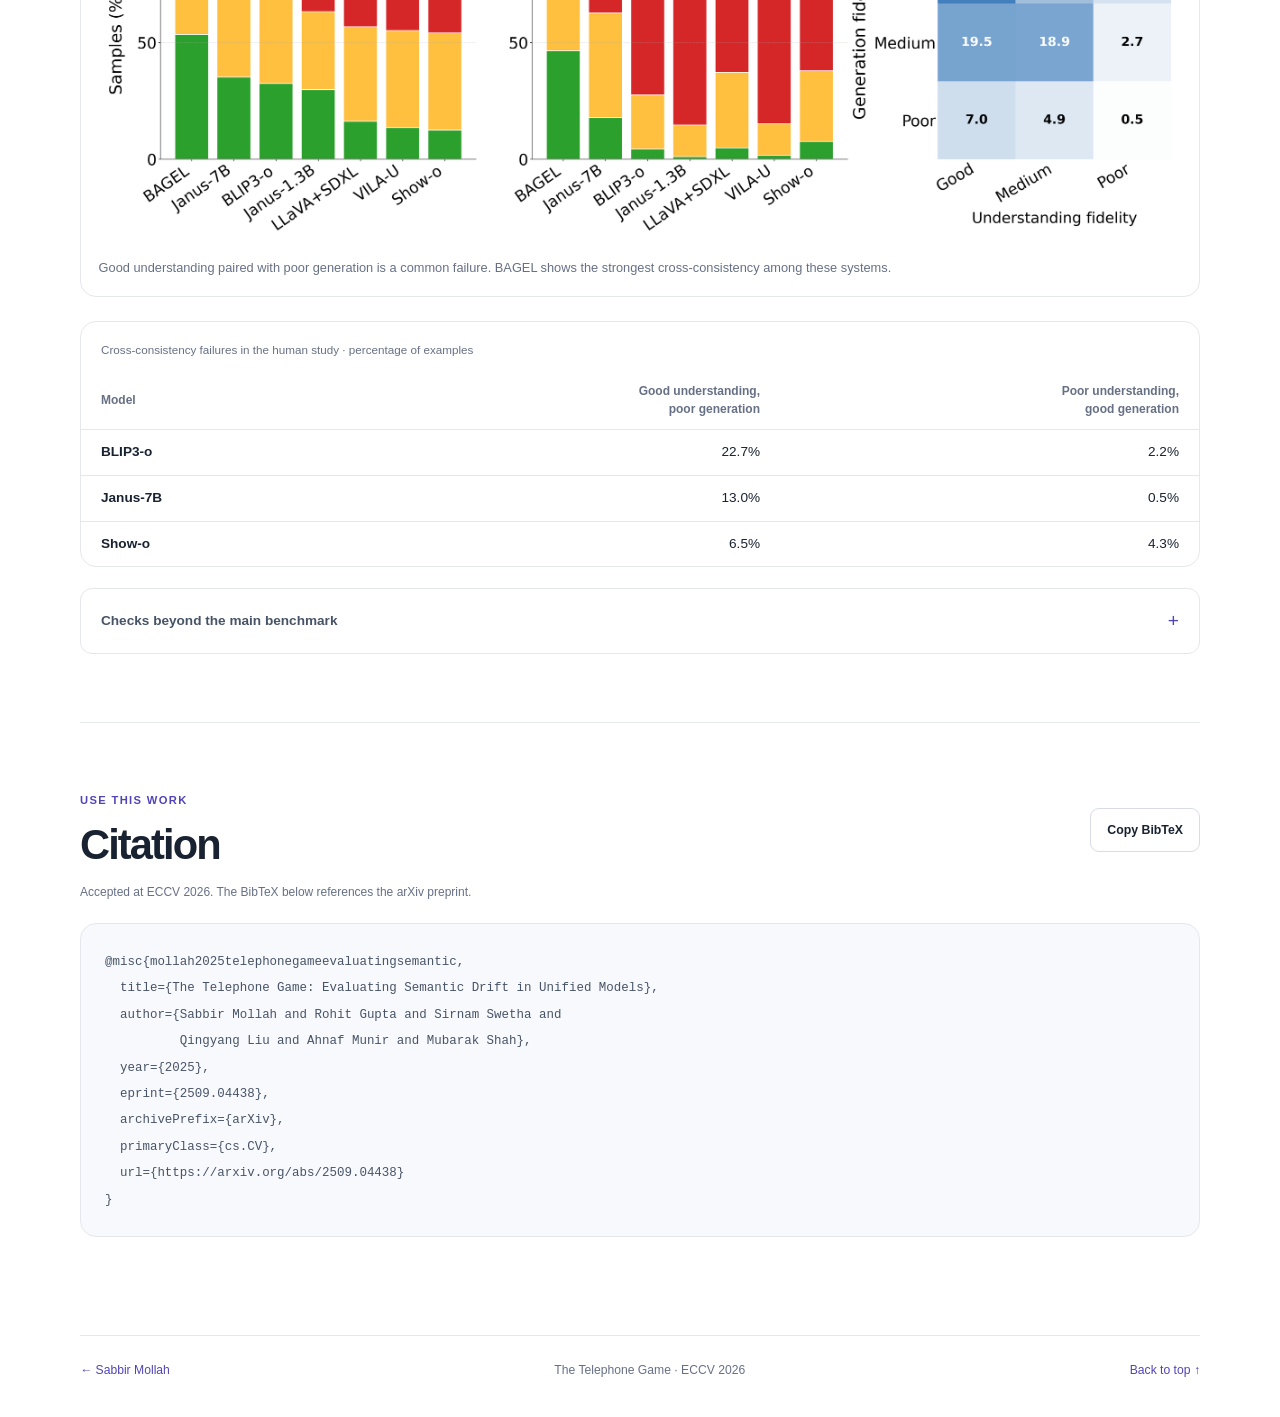
<file: projects/telephone-game/index.html>
<!DOCTYPE html>
<html lang="en">
<head>
  <meta charset="UTF-8">
  <meta name="viewport" content="width=device-width, initial-scale=1">
  <meta name="description" content="The Telephone Game introduces a cyclic evaluation of unified models: alternate image understanding and generation to uncover semantic drift. ECCV 2026.">
  <meta name="theme-color" content="#ffffff">
  <meta name="color-scheme" content="light">
  <meta property="og:title" content="The Telephone Game: Evaluating Semantic Drift in Unified Models">
  <meta property="og:description" content="How much meaning survives when a model repeatedly turns text into images and back? Explore our ECCV 2026 benchmark, results, video, and poster.">
  <meta property="og:type" content="website">
  <meta property="og:url" content="https://mollahsabbir.com/projects/telephone-game/">
  <meta property="og:image" content="https://mollahsabbir.com/static/telephone-game/figures/teaser.webp">
  <meta name="twitter:card" content="summary_large_image">
  <title>The Telephone Game | ECCV 2026</title>
  <link rel="canonical" href="https://mollahsabbir.com/projects/telephone-game/">
  <link rel="stylesheet" href="style.css">
  <script src="script.js" defer></script>
</head>
<body>
  <a class="skip-link" href="#main">Skip to content</a>
  <nav class="project-nav" aria-label="Project navigation">
    <a class="nav-brand" href="#top">The Telephone Game<span class="nav-dot" aria-hidden="true"></span></a>
    <div class="nav-links">
      <a href="#overview">Overview</a><a href="#presentation">Video &amp; poster</a><a href="#method">Protocol</a><a href="#findings">Examples</a><a href="#results">Results</a><a href="#human-evaluation">Human study</a><a href="#citation">Citation</a>
    </div>
  </nav>

  <main id="main">
    <header class="hero" id="top">
      <p class="venue"><span class="venue-dot" aria-hidden="true"></span> ECCV 2026</p>
      <h1>The Telephone Game<span class="visually-hidden">:</span><span class="paper-subtitle"> Evaluating Semantic Drift in Unified Models</span></h1>
      <p class="hero-question">How much meaning survives when a model turns text into images, and back again?</p>
      <div class="authors" aria-label="Authors">
        <a href="https://mollahsabbir.com">Sabbir Mollah<span class="author-mark" aria-label="corresponding author">*</span></a>
        <a href="https://www.rohitg.xyz/" target="_blank" rel="noopener">Rohit Gupta<span class="author-mark" aria-label="equal contribution as second author">†</span></a>
        <a href="https://swetha5.github.io/" target="_blank" rel="noopener">Sirnam Swetha<span class="author-mark" aria-label="equal contribution as second author">†</span></a>
        <a href="https://www.crcv.ucf.edu/people/students/" target="_blank" rel="noopener">Qingyang Liu<span class="author-mark" aria-label="equal contribution as third author">‡</span></a>
        <a href="https://ahnaf1393.github.io/" target="_blank" rel="noopener">Ahnaf Munir<span class="author-mark" aria-label="equal contribution as third author">‡</span></a>
        <a href="https://www.crcv.ucf.edu/person/mubarak-shah/" target="_blank" rel="noopener">Mubarak Shah</a>
      </div>
      <p class="affiliation"><a href="https://www.ucf.edu/institute-of-artificial-intelligence/" target="_blank" rel="noopener">Institute of Artificial Intelligence</a>, University of Central Florida, USA</p>
      <p class="contribution-note">* Corresponding author · † Equal second authors · ‡ Equal third authors</p>
      <div class="resource-links" aria-label="Project resources">
        <a class="button button-primary" href="https://arxiv.org/abs/2509.04438" target="_blank" rel="noopener"><svg viewBox="0 0 24 24" fill="none" stroke="currentColor" stroke-width="1.7" aria-hidden="true"><path d="M14 2H6a2 2 0 0 0-2 2v16a2 2 0 0 0 2 2h12a2 2 0 0 0 2-2V8z"/><path d="M14 2v6h6M8 13h8M8 17h5"/></svg>Paper<span class="button-detail">arXiv</span></a>
        <a class="button" href="https://github.com/mollahsabbir/telephone-game-semantic-drift" target="_blank" rel="noopener"><svg viewBox="0 0 24 24" fill="none" stroke="currentColor" stroke-width="1.7" aria-hidden="true"><path d="m8 7-5 5 5 5m8-10 5 5-5 5M14 4l-4 16"/></svg>Code &amp; data</a>
        <a class="button" href="../../static/telephone-game/poster.pdf" target="_blank" rel="noopener"><svg viewBox="0 0 24 24" fill="none" stroke="currentColor" stroke-width="1.7" aria-hidden="true"><rect x="5" y="3" width="14" height="18" rx="2"/><path d="M9 7h6M9 11h6M9 15h3"/></svg>Poster</a>
        <a class="button" href="#presentation"><svg viewBox="0 0 24 24" fill="none" stroke="currentColor" stroke-width="1.7" aria-hidden="true"><circle cx="12" cy="12" r="9"/><path d="m10 8 6 4-6 4z"/></svg>Watch video</a>
      </div>
    </header>

    <section class="overview" id="overview" aria-labelledby="overview-heading">
      <div class="section-heading centered"><p class="eyebrow">01 / The evaluation gap</p><h2 id="overview-heading">Unified models need cyclic evaluation.</h2><p class="section-intro">Unified models can both describe images and generate them. Standard benchmarks test these abilities separately; our telephone game tests what happens when a model repeatedly uses them together.</p></div>
      <figure class="figure-card teaser">
        <a href="figure.html?image=teaser" target="_blank" rel="noopener" aria-label="Open the Telephone Game example at full size"><img width="2400" height="573" src="../../static/telephone-game/figures/teaser.webp" alt="A unified model alternates text and image generation from a suitcase and a banana. The suitcase disappears after generation five, while the banana count grows to fourteen." fetchpriority="high"></a>
        <figcaption>The chain begins with <strong>“a suitcase left of a banana.”</strong> As the model alternates between generating images and describing them, the suitcase disappears and one banana becomes fourteen—revealing how meaning drifts across generations.</figcaption>
      </figure>
      <div class="evaluation-gap"><h3>What a single pass misses</h3><ul class="compact-list"><li><strong>Generation benchmarks</strong> assess realism or prompt compliance in one image.</li><li><strong>Understanding benchmarks</strong> assess how well a model interprets an image.</li><li><strong>Cyclic evaluation</strong> tests whether the same model preserves meaning when these capabilities are composed.</li></ul></div>
      <div class="consistency-callout"><figure><a href="figure.html?image=cross-consistency" target="_blank" rel="noopener" aria-label="Open the chess cross-consistency example at full size"><img width="1600" height="965" src="../../static/telephone-game/figures/cross-consistency.webp?v=white-2" alt="BAGEL identifies a winning chess position for white, but generates a generic board when asked to depict white winning." loading="lazy"></a></figure><div><p class="eyebrow">The gap in one example</p><h3>Understanding a concept does not guarantee faithful generation.</h3><p>BAGEL correctly identifies a winning chess position, yet generates a generic board when asked to depict the same concept. This mismatch is <strong>cross-inconsistency</strong>.</p></div></div>
    </section>


    <section id="presentation" aria-labelledby="presentation-heading">
      <div class="section-heading"><p class="eyebrow">Watch &amp; explore</p><h2 id="presentation-heading">The presentation and poster.</h2></div>
      <div class="presentation-grid">
        <article class="video-card">
          <video controls playsinline preload="none" poster="../../static/telephone-game/video-preview.webp" aria-label="The Telephone Game research presentation" aria-describedby="video-description"><source src="../../static/telephone-game/video.mp4" type="video/mp4">Your browser does not support embedded video. <a href="../../static/telephone-game/video.mp4">Download the presentation.</a></video>
          <div class="media-caption"><div><h3>Video presentation <span class="duration">11:22</span></h3><p id="video-description">The motivation, protocol, and findings behind the Telephone Game.</p></div><a href="../../static/telephone-game/video.mp4" download>Download MP4 <span aria-hidden="true">↓</span></a></div>
        </article>
        <article class="poster-card">
          <a class="poster-preview" href="../../static/telephone-game/poster.pdf" target="_blank" rel="noopener" aria-label="View the full Telephone Game poster PDF"><img width="1600" height="1143" src="../../static/telephone-game/poster-preview.webp" alt="Preview of the Telephone Game research poster with the evaluation protocol, semantic drift examples, and model results." loading="lazy"></a>
          <div class="media-caption"><div><h3>Conference poster</h3><p>A visual overview of the work.</p></div><a href="../../static/telephone-game/poster.pdf" target="_blank" rel="noopener">View PDF <span aria-hidden="true">↗</span></a></div>
        </article>
      </div>
    </section>

    <section id="method" aria-labelledby="method-heading">
      <div class="section-heading"><p class="eyebrow">02 / The protocol</p><h2 id="method-heading">Follow the meaning through the whole chain.</h2><p class="section-intro">The Semantic Drift Protocol (SDP) starts with a caption or an image, then alternates text-to-image (T2I) and image-to-text (I2T). Each output becomes the next input; fidelity is always measured against the original.</p></div>
      <div class="chain-grid" aria-label="The two evaluation chains">
        <div class="chain-card"><h3>Text-first chain</h3><p class="chain"><span class="text-node">Text</span><span aria-hidden="true">→</span><span class="image-node">Image</span><span aria-hidden="true">→</span><span class="text-node">Text</span><span aria-hidden="true">→ …</span></p><p>Does the original description survive?</p></div>
        <div class="chain-card"><h3>Image-first chain</h3><p class="chain"><span class="image-node">Image</span><span aria-hidden="true">→</span><span class="text-node">Text</span><span aria-hidden="true">→</span><span class="image-node">Image</span><span aria-hidden="true">→ …</span></p><p>Does the original scene survive?</p></div>
      </div>
      <figure class="figure-card protocol-figure"><a href="figure.html?image=protocol" target="_blank" rel="noopener" aria-label="Open the evaluation protocol figure at full size"><img width="2200" height="2239" src="../../static/telephone-game/figures/protocol.webp?v=white-2" alt="Text-first and image-first chains, with comparisons back to the original input. A red truck changes identity and position, while an image of a group gains people and new objects." loading="lazy"></a><figcaption>Text-first and image-first chains expose changes that a plausible individual output can hide. Comparisons to the original input track retention within and across modalities.</figcaption></figure>
      <div class="subsection-heading"><h3>Two complementary views of semantic retention</h3><p>Embedding similarity captures the scene’s overall meaning; object-level evaluation checks its specific constraints.</p></div>
      <div class="metric-grid">
        <article class="metric-card"><p class="metric-label">MCD <span>↑ Higher is better</span></p><h3>Mean Cumulative Drift</h3><p>Average semantic similarity across generations and four modality mappings.</p><ul class="compact-list"><li><strong>MPNet</strong> for text ↔ text</li><li><strong>DINO</strong> for image ↔ image</li><li><strong>CLIP</strong> for cross-modal similarity</li></ul><p class="metric-note">Despite the name, a higher MCD score means stronger retention and less drift.</p></article>
        <article class="metric-card"><p class="metric-label">MGG <span>↑ Higher is better</span></p><h3>Multi-Generation GenEval</h3><p>Object-level prompt compliance across repeated generations, using rewritten GenEval prompts and OWLv2 detections.</p><div class="tag-list" aria-label="MGG evaluation tasks"><span>Objects</span><span>Counts</span><span>Colors</span><span>Positions</span><span>Attribute binding</span></div><p class="metric-note">Measures whether a model preserves structured scene details over time.</p></article>
      </div>
    </section>

    <section id="findings" aria-labelledby="findings-heading">
      <div class="section-heading"><p class="eyebrow">03 / Qualitative examples</p><h2 id="findings-heading">Small changes become a different scene.</h2><p class="section-intro">Repeated generation can change an object’s identity, position, count, color, or style—and introduce content that was never in the prompt. These six examples show semantic drift unfolding across the chain.</p></div>
      <figure class="figure-card"><a href="figure.html?image=failure-modes" target="_blank" rel="noopener" aria-label="Open the semantic drift failure modes at full size"><img width="2400" height="2431" src="../../static/telephone-game/figures/failure-modes.webp" alt="Six rows of generated images show position errors, a bat turning into a spoon, a photograph turning into a cartoon, lost clock counts, a hallucinated city, and a bus changing color." loading="lazy"></a><figcaption>Drift affects entities, attributes, counts, relations, and style—even when individual outputs look plausible.</figcaption></figure>
      <div class="failure-grid">
        <div><span>01</span><h3>Spatial relations</h3><p>The clock’s position is lost.</p></div><div><span>02</span><h3>Object identity</h3><p>A baseball bat becomes a spoon.</p></div><div><span>03</span><h3>Visual style</h3><p>A photograph becomes a cartoon.</p></div><div><span>04</span><h3>Object counts</h3><p>Four clocks become an unspecified set.</p></div><div><span>05</span><h3>Hallucinated content</h3><p>A city appears around an empty road.</p></div><div><span>06</span><h3>Color attributes</h3><p>A brown bus turns yellow.</p></div>
      </div>
    </section>

    <section id="results" aria-labelledby="results-heading">
      <div class="section-heading"><p class="eyebrow">04 / Comparison across models</p><h2 id="results-heading">Every model drifts. Some preserve much more.</h2><p class="section-intro">BAGEL leads both retention measures across the seven systems. LLaVA+SDXL illustrates why both metrics matter: preserving individual objects does not guarantee that the scene’s overall meaning survives.</p></div>
      <div class="results-grid">
        <div class="table-card"><table><caption>Seven systems · camera-ready results</caption><thead><tr><th scope="col">Model</th><th scope="col">MCD<sub>avg</sub> ↑</th><th scope="col">MGG ↑</th></tr></thead><tbody>
          <tr class="best-result"><th scope="row">BAGEL <span>Best</span></th><td>0.4414</td><td>78.2</td></tr>
          <tr><th scope="row">BLIP3-o</th><td>0.3984</td><td>62.2</td></tr><tr><th scope="row">Show-o</th><td>0.3691</td><td>57.8</td></tr><tr><th scope="row">Janus-7B</th><td>0.3778</td><td>52.5</td></tr><tr><th scope="row">LLaVA+SDXL</th><td>0.3298</td><td>32.3</td></tr><tr><th scope="row">Janus-1.3B</th><td>0.3470</td><td>27.0</td></tr><tr><th scope="row">VILA-U</th><td>0.2829</td><td>19.7</td></tr>
        </tbody></table><p class="table-note">Higher is better for both metrics. Rows follow the paper’s MGG ordering; MCD rankings differ.</p></div>
        <figure class="figure-card results-plot"><a href="figure.html?image=multi-generation-geneval" target="_blank" rel="noopener" aria-label="Open multi-generation GenEval results at full size"><img width="808" height="549" src="../../static/telephone-game/figures/multi-generation-geneval.webp" alt="GenEval accuracy across generations. BAGEL remains comparatively stable, while weaker models decline sharply." loading="lazy"></a><figcaption>Similar first-generation compliance can conceal very different long-term behavior.</figcaption></figure>
      </div>
      <div class="subsection-heading"><p class="eyebrow">05 / Across generations</p><h3>A strong first pass can hide a fragile chain.</h3><p>Similar initial scores diverge as models repeatedly use their own outputs. BAGEL remains comparatively stable, while weaker models lose their connection to the original scene.</p></div>
      <div class="plot-grid">
        <figure class="figure-card"><a href="figure.html?image=text-to-text" target="_blank" rel="noopener" aria-label="Open text-to-text retention results at full size"><img width="800" height="600" src="../../static/telephone-game/figures/text-to-text.webp" alt="MPNet similarity between initial and later captions in text-first chains. BAGEL preserves the most meaning; VILA-U declines steeply." loading="lazy"></a><figcaption><strong>Text → text</strong> · MPNet semantic similarity</figcaption></figure>
        <figure class="figure-card"><a href="figure.html?image=image-to-image" target="_blank" rel="noopener" aria-label="Open image-to-image retention results at full size"><img width="800" height="600" src="../../static/telephone-game/figures/image-to-image.webp" alt="DINO similarity between initial and generated images in image-first chains. Visual fidelity declines as generations progress." loading="lazy"></a><figcaption><strong>Image → image</strong> · DINO semantic similarity</figcaption></figure>
      </div>
      <details class="figure-details"><summary>Explore the cross-modal results <span aria-hidden="true">+</span></summary><div class="plot-grid">
        <figure class="figure-card"><a href="figure.html?image=text-to-image" target="_blank" rel="noopener" aria-label="Open text-to-image retention results at full size"><img width="800" height="600" src="../../static/telephone-game/figures/text-to-image.webp" alt="CLIP similarity between original captions and generated images across text-first chains." loading="lazy"></a><figcaption><strong>Text → image</strong> · CLIP semantic similarity</figcaption></figure>
        <figure class="figure-card"><a href="figure.html?image=image-to-text" target="_blank" rel="noopener" aria-label="Open image-to-text retention results at full size"><img width="800" height="600" src="../../static/telephone-game/figures/image-to-text.webp" alt="CLIP similarity between original images and later captions across image-first chains." loading="lazy"></a><figcaption><strong>Image → text</strong> · CLIP semantic similarity</figcaption></figure>
      </div></details>
      <div class="persistence-block" id="persistence">
        <div class="subsection-heading"><p class="eyebrow">06 / What fails first</p><h3>Objects can survive after their relationships are lost.</h3><p>Simple object presence and color persist longer. Counts, spatial relations, and attribute bindings tend to fail earlier.</p></div>
        <div class="table-card persistence-table" role="region" aria-label="Semantic property persistence results" tabindex="0"><table><caption>Generation when each property is first lost · higher means longer retention</caption><thead><tr><th scope="col">Model</th><th scope="col">Single object</th><th scope="col">Two objects</th><th scope="col">Count</th><th scope="col">Position</th><th scope="col">Color</th><th scope="col">Binding</th></tr></thead><tbody><tr class="best-result"><th scope="row">BAGEL</th><td>20</td><td>15</td><td>10</td><td>11</td><td>19</td><td>17</td></tr><tr><th scope="row">VILA-U</th><td>10</td><td>2</td><td>2</td><td>2</td><td>10</td><td>2</td></tr></tbody></table></div>
        <p class="small-note">Two representative systems from the poster’s category-persistence comparison.</p>
      </div>
      <div class="finding-strip"><strong>Once a core detail is lost, it rarely returns.</strong><p>A critical mistake changes the input for every later step. Subsequent generations compound the error, making semantic collapse difficult to recover from.</p></div>
    </section>

    <section id="human-evaluation" aria-labelledby="human-heading">
      <div class="section-heading"><p class="eyebrow">07 / Human evaluation</p><h2 id="human-heading">The drift is also visible to people.</h2><p class="section-intro">Six annotators assessed understanding and generation on 200 examples, with two independent annotations per example. Model identities were hidden and output order randomized. MCD and MGG strongly agree with their rankings.</p></div>
      <div class="human-stats">
        <article><span class="stat-label">MCD vs. understanding rank</span><strong>r = −0.833</strong><p>Strong agreement with human judgments.</p></article><article><span class="stat-label">MGG vs. generation rank</span><strong>r = −0.821</strong><p>Closer agreement than single-pass GenEval.</p></article><article><span class="stat-label">GenEval vs. generation rank</span><strong>r = −0.753</strong><p>The single-pass comparison.</p></article>
      </div>
      <p class="small-note">Pearson correlations across the seven systems. Negative values reflect that lower human rank is better, while higher metric scores are better.</p>
      <div class="plot-grid">
        <figure class="figure-card"><a href="figure.html?image=human-geneval" target="_blank" rel="noopener" aria-label="Open single-pass GenEval and human ranking correlation at full size"><img width="1600" height="1163" src="../../static/telephone-game/figures/human-geneval.webp" alt="Single-pass GenEval versus human generation ranking, with Pearson r of minus 0.753." loading="lazy"></a><figcaption><strong>Single-pass GenEval</strong> vs. human generation rank</figcaption></figure>
        <figure class="figure-card"><a href="figure.html?image=human-mgg" target="_blank" rel="noopener" aria-label="Open MGG and human ranking correlation at full size"><img width="1600" height="1218" src="../../static/telephone-game/figures/human-mgg.webp" alt="Multi-Generation GenEval versus human generation ranking, with Pearson r of minus 0.821." loading="lazy"></a><figcaption><strong>Multi-Generation GenEval</strong> vs. human generation rank</figcaption></figure>
      </div>
      <div class="subsection-heading"><h3>Understanding succeeds more often than generation.</h3><p>The human study reveals the same mismatch that motivates cyclic evaluation: a model can understand an input well but fail to generate it faithfully.</p></div>
      <figure class="figure-card"><a href="figure.html?image=human-cross-consistency" target="_blank" rel="noopener" aria-label="Open human cross-consistency evaluation at full size"><img width="2400" height="903" src="../../static/telephone-game/figures/human-cross-consistency.webp" alt="Human fidelity ratings show stronger understanding than generation across most systems. A detailed BAGEL heatmap shows fewer mismatches." loading="lazy"></a><figcaption>Good understanding paired with poor generation is a common failure. BAGEL shows the strongest cross-consistency among these systems.</figcaption></figure>
      <div class="table-card human-mismatch-table"><table><caption>Cross-consistency failures in the human study · percentage of examples</caption><thead><tr><th scope="col">Model</th><th scope="col">Good understanding,<br>poor generation</th><th scope="col">Poor understanding,<br>good generation</th></tr></thead><tbody><tr><th scope="row">BLIP3-o</th><td>22.7%</td><td>2.2%</td></tr><tr><th scope="row">Janus-7B</th><td>13.0%</td><td>0.5%</td></tr><tr><th scope="row">Show-o</th><td>6.5%</td><td>4.3%</td></tr></tbody></table></div>
      <details class="figure-details robustness-details"><summary>Checks beyond the main benchmark <span aria-hidden="true">+</span></summary><ul class="compact-list"><li><strong>Representation checks:</strong> alternative embedding backbones preserve the main trends.</li><li><strong>Prompt sensitivity:</strong> different recaptioning prompts retain the relative conclusions for BAGEL, Show-o, and VILA-U.</li><li><strong>Detector audit:</strong> OWLv2 achieves 81.0% agreement with human judgments; agreement remains similar at early and late generations.</li><li><strong>Additional models:</strong> Emu3 and proprietary systems are evaluated on smaller diagnostic subsets, separately from the full benchmark ranking.</li></ul></details>
    </section>


    <section id="citation" aria-labelledby="citation-heading">
      <div class="section-heading citation-heading"><div><p class="eyebrow">Use this work</p><h2 id="citation-heading">Citation</h2></div><button class="button copy-button" type="button" id="copy-citation" hidden>Copy BibTeX</button></div>
      <p class="small-note">Accepted at ECCV 2026. The BibTeX below references the arXiv preprint.</p>
      <pre><code id="bibtex">@misc{mollah2025telephonegameevaluatingsemantic,
  title={The Telephone Game: Evaluating Semantic Drift in Unified Models},
  author={Sabbir Mollah and Rohit Gupta and Sirnam Swetha and
          Qingyang Liu and Ahnaf Munir and Mubarak Shah},
  year={2025},
  eprint={2509.04438},
  archivePrefix={arXiv},
  primaryClass={cs.CV},
  url={https://arxiv.org/abs/2509.04438}
}</code></pre>
      <p class="copy-status" id="copy-status" role="status" aria-live="polite"></p>
    </section>
  </main>
  <footer><a href="../../index.html">← Sabbir Mollah</a><p>The Telephone Game · ECCV 2026</p><a href="#top">Back to top ↑</a></footer>
</body>
</html>
</file>
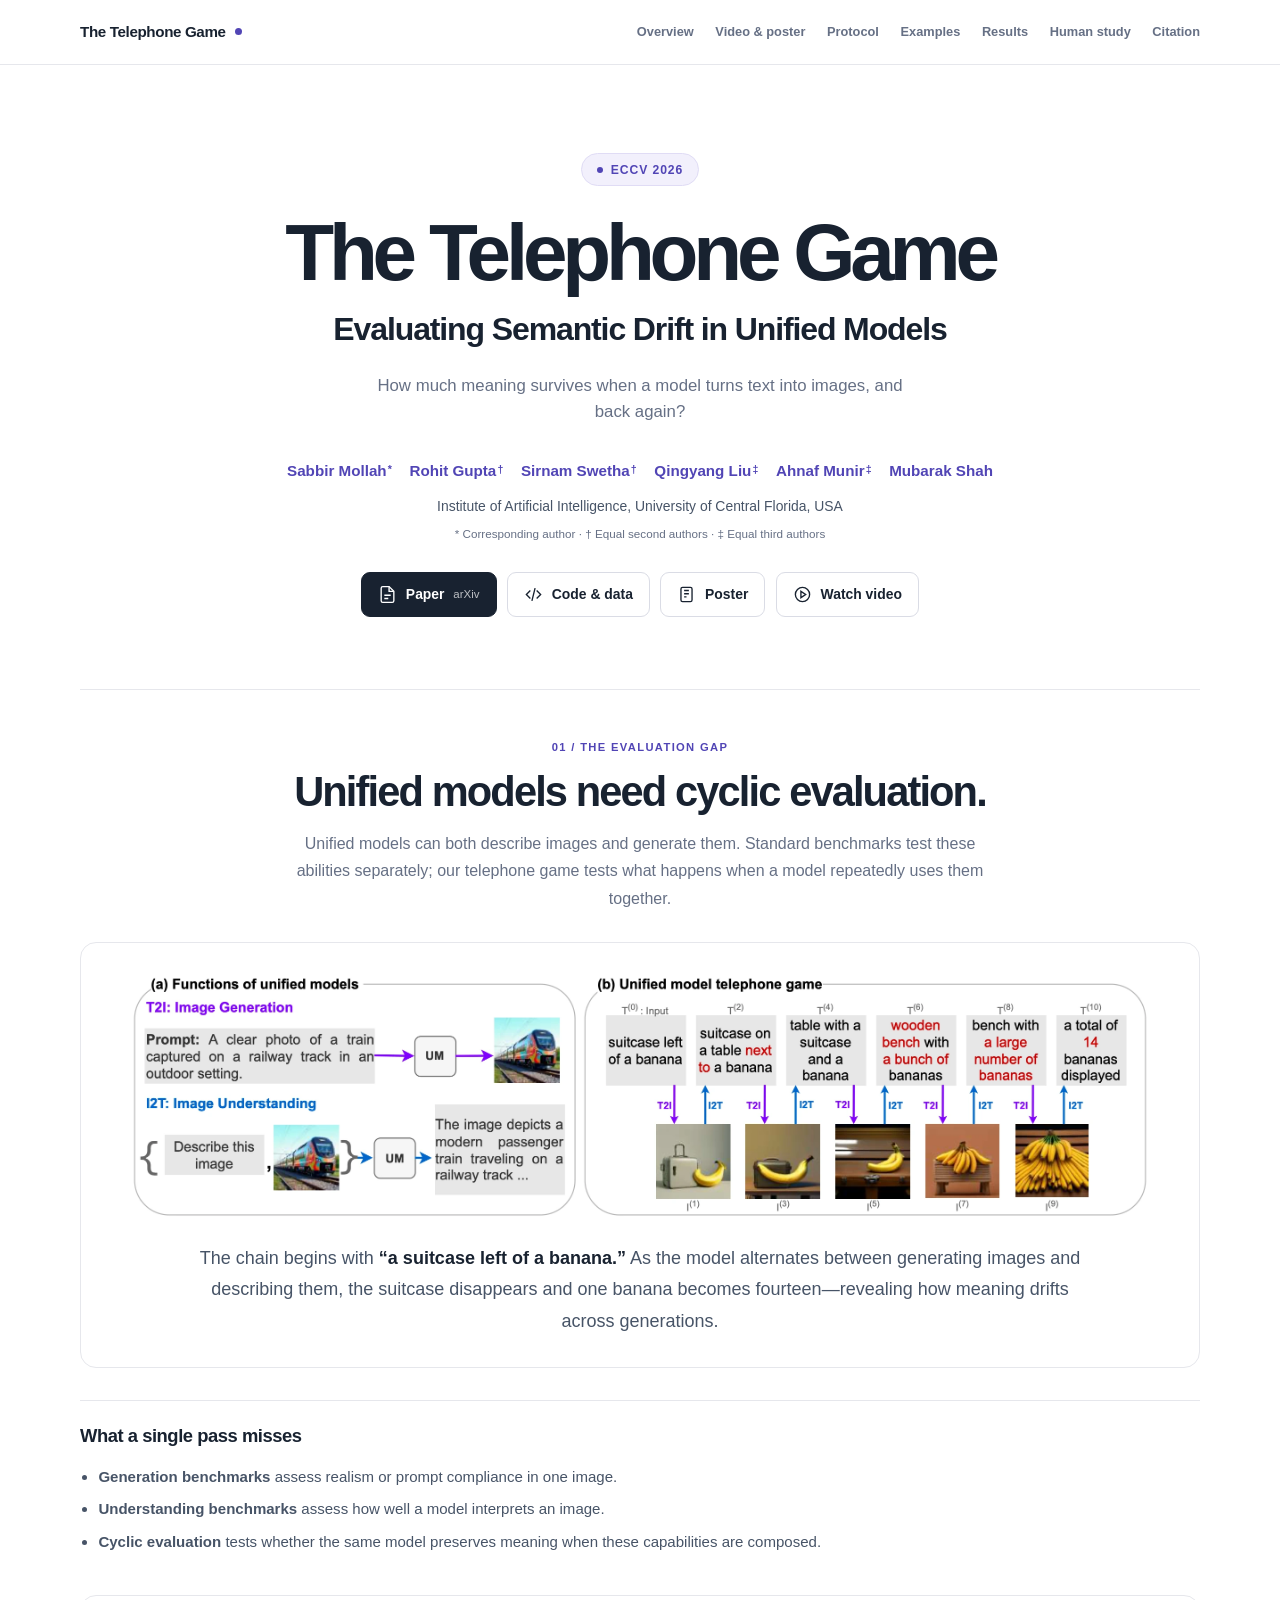
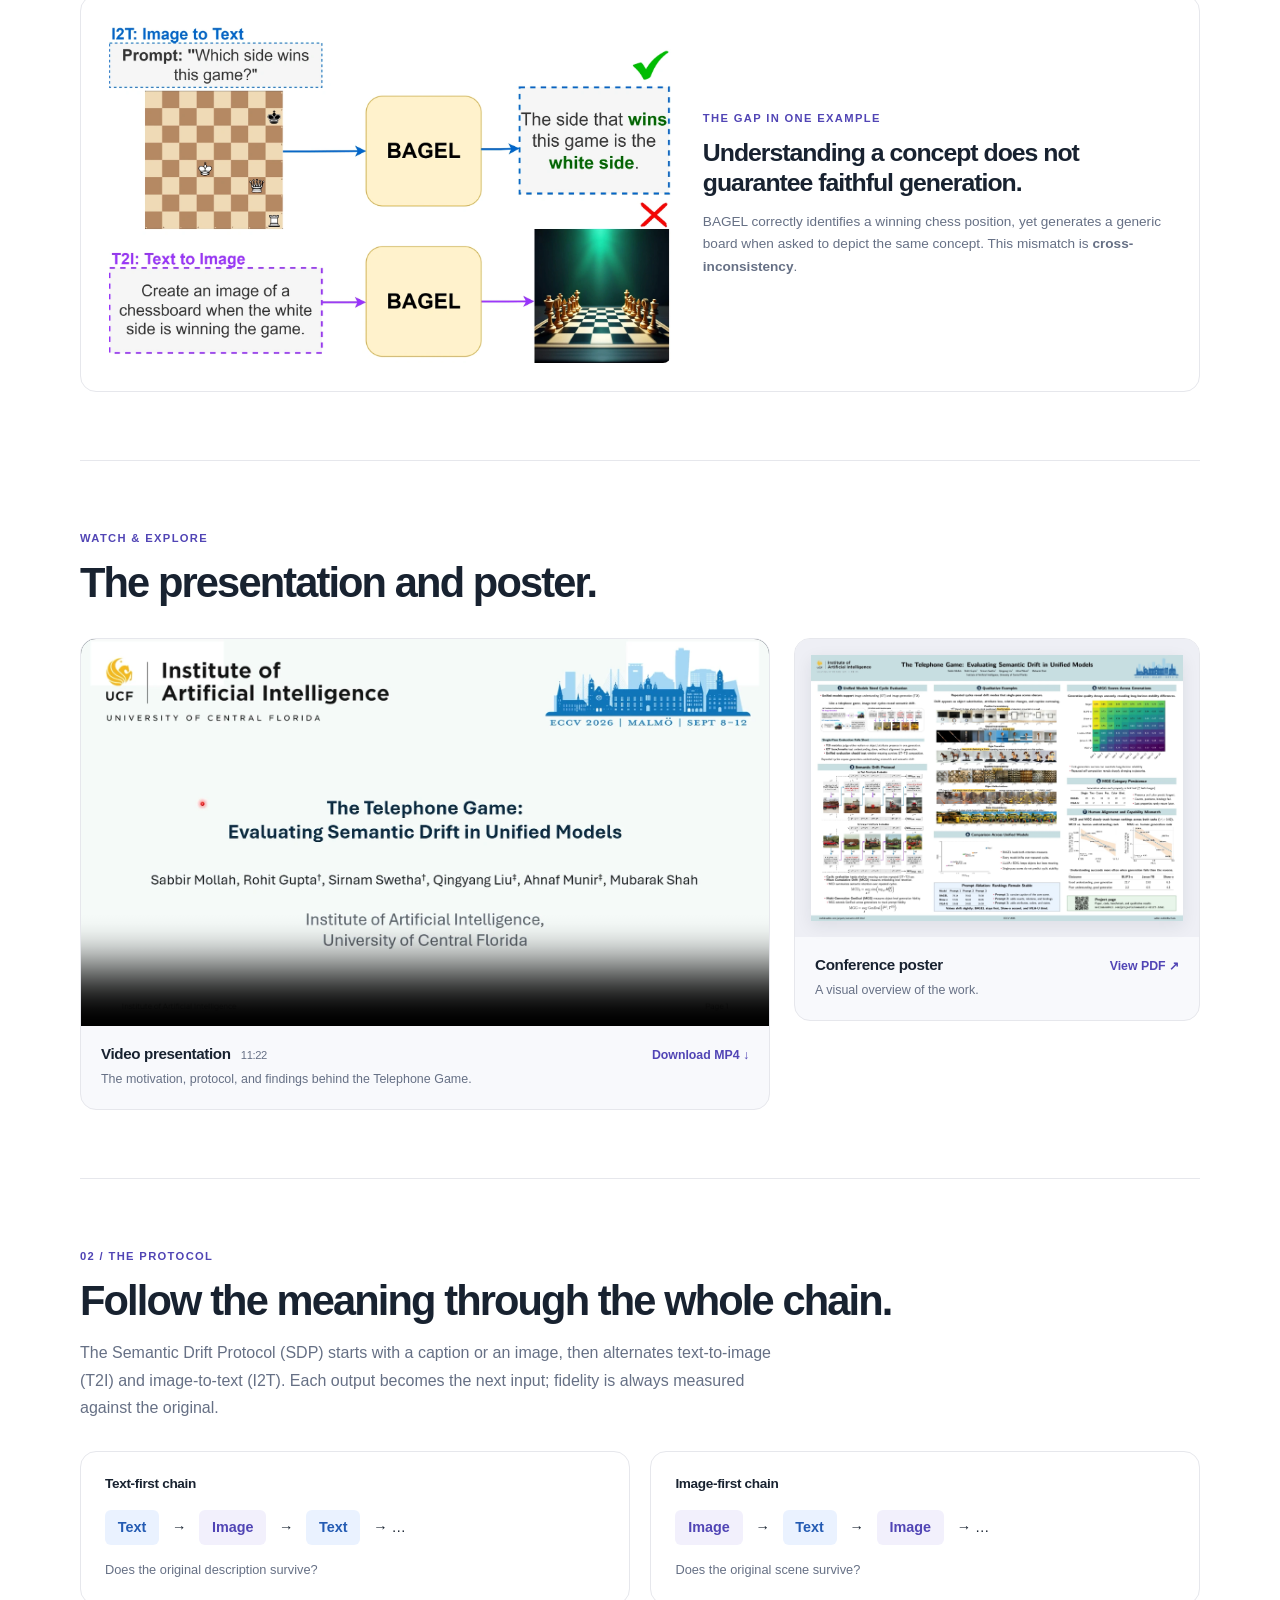
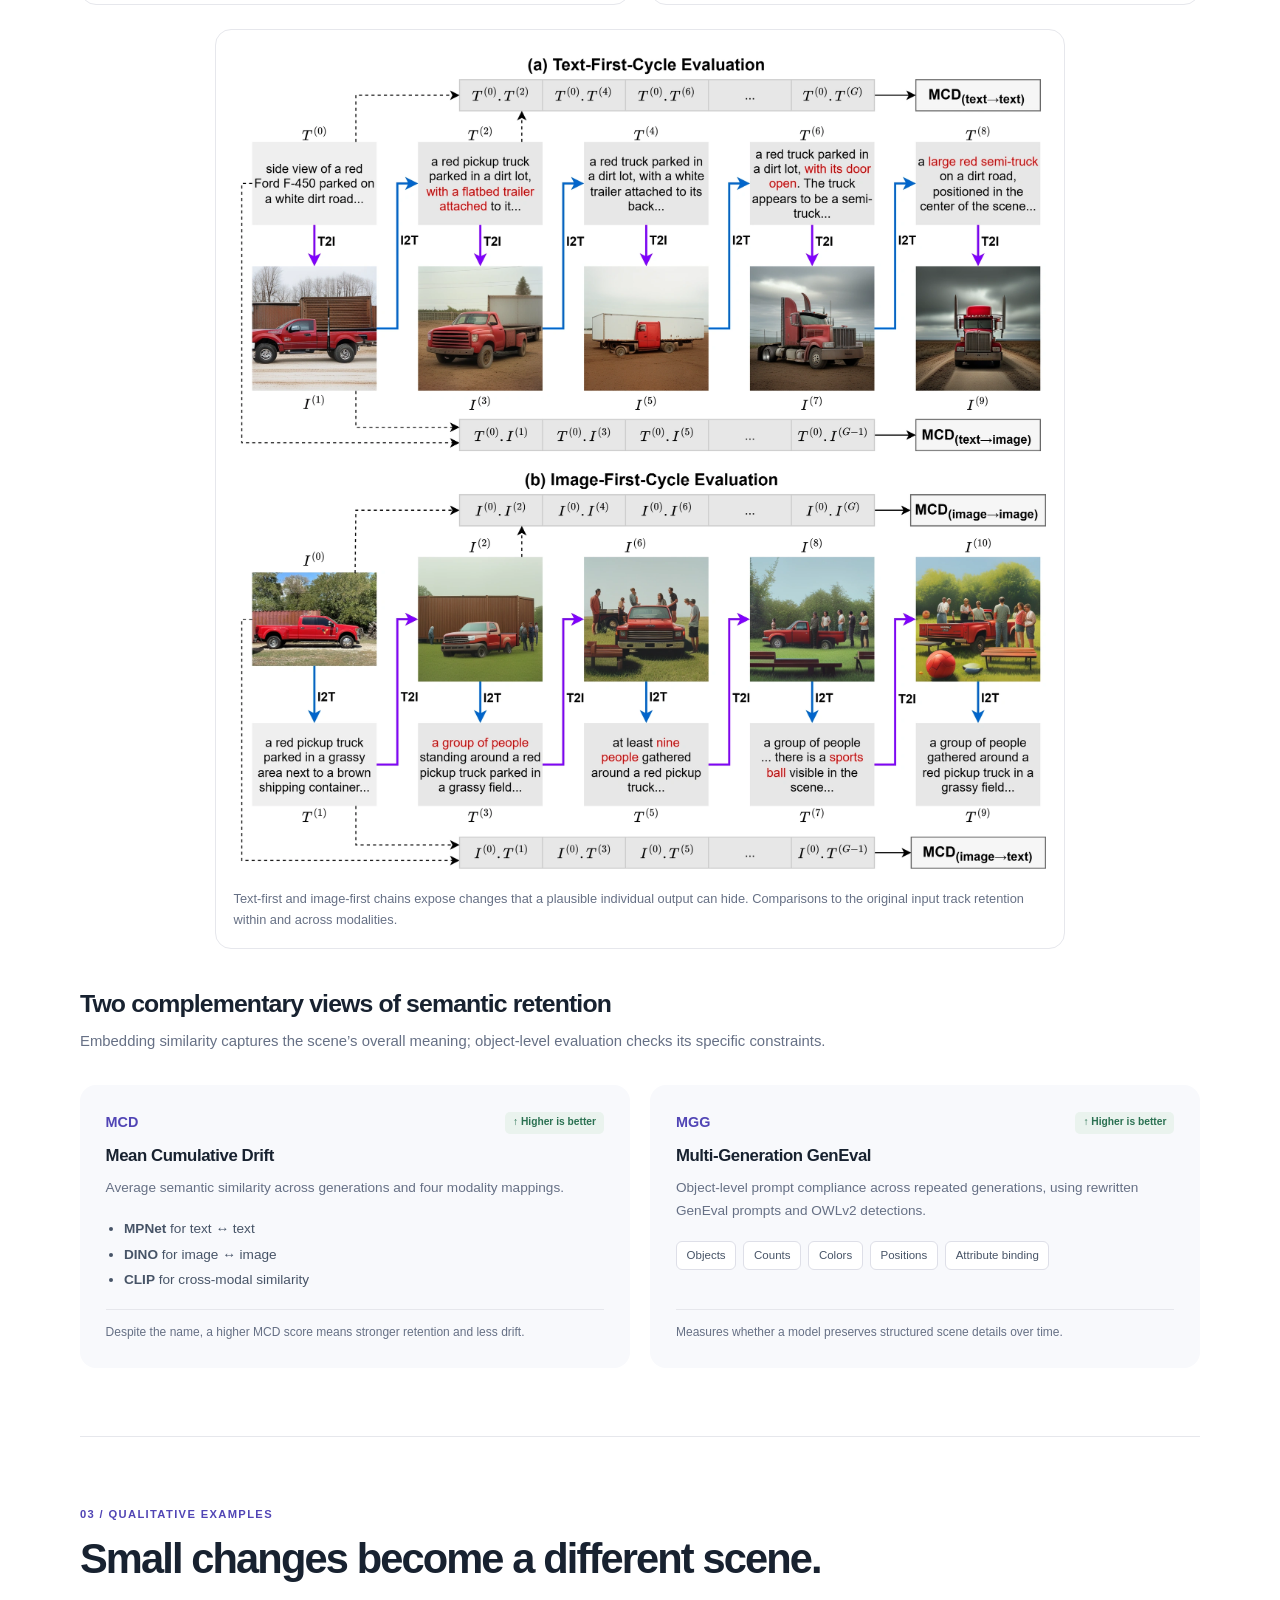
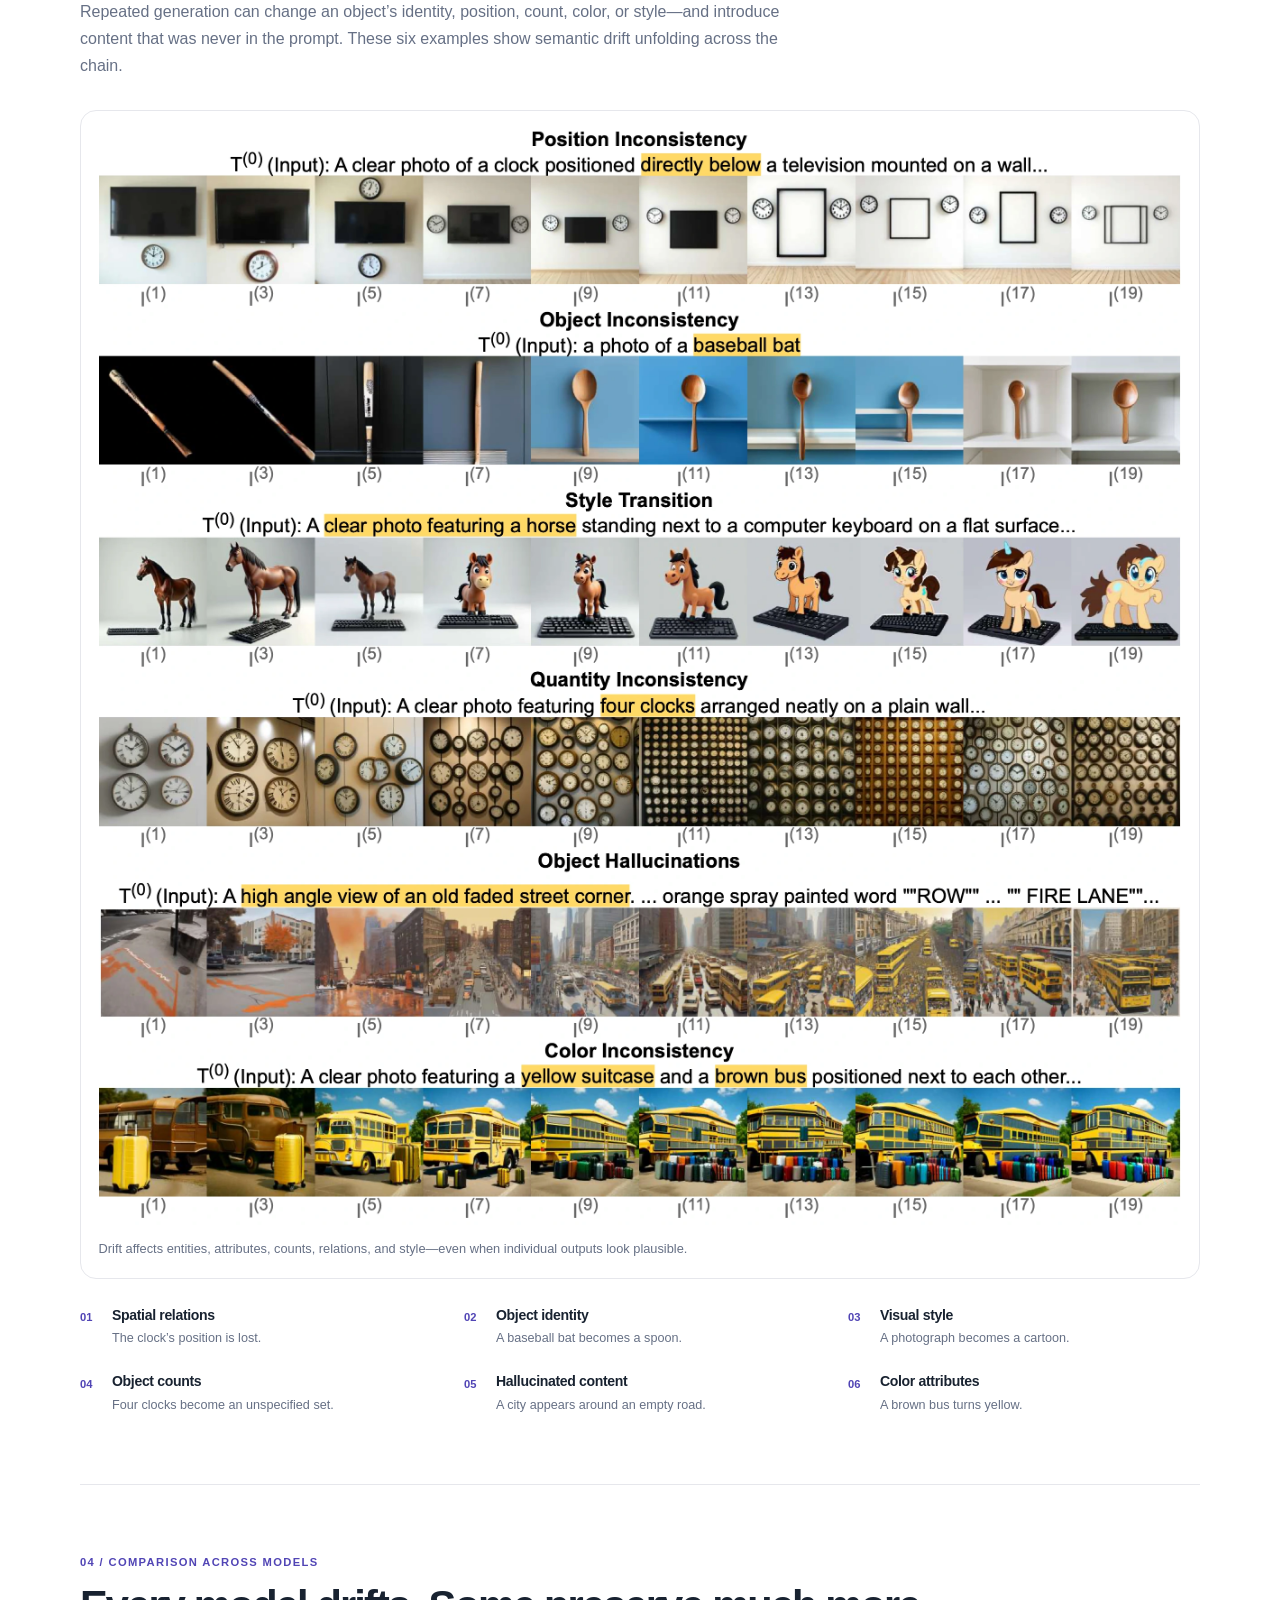
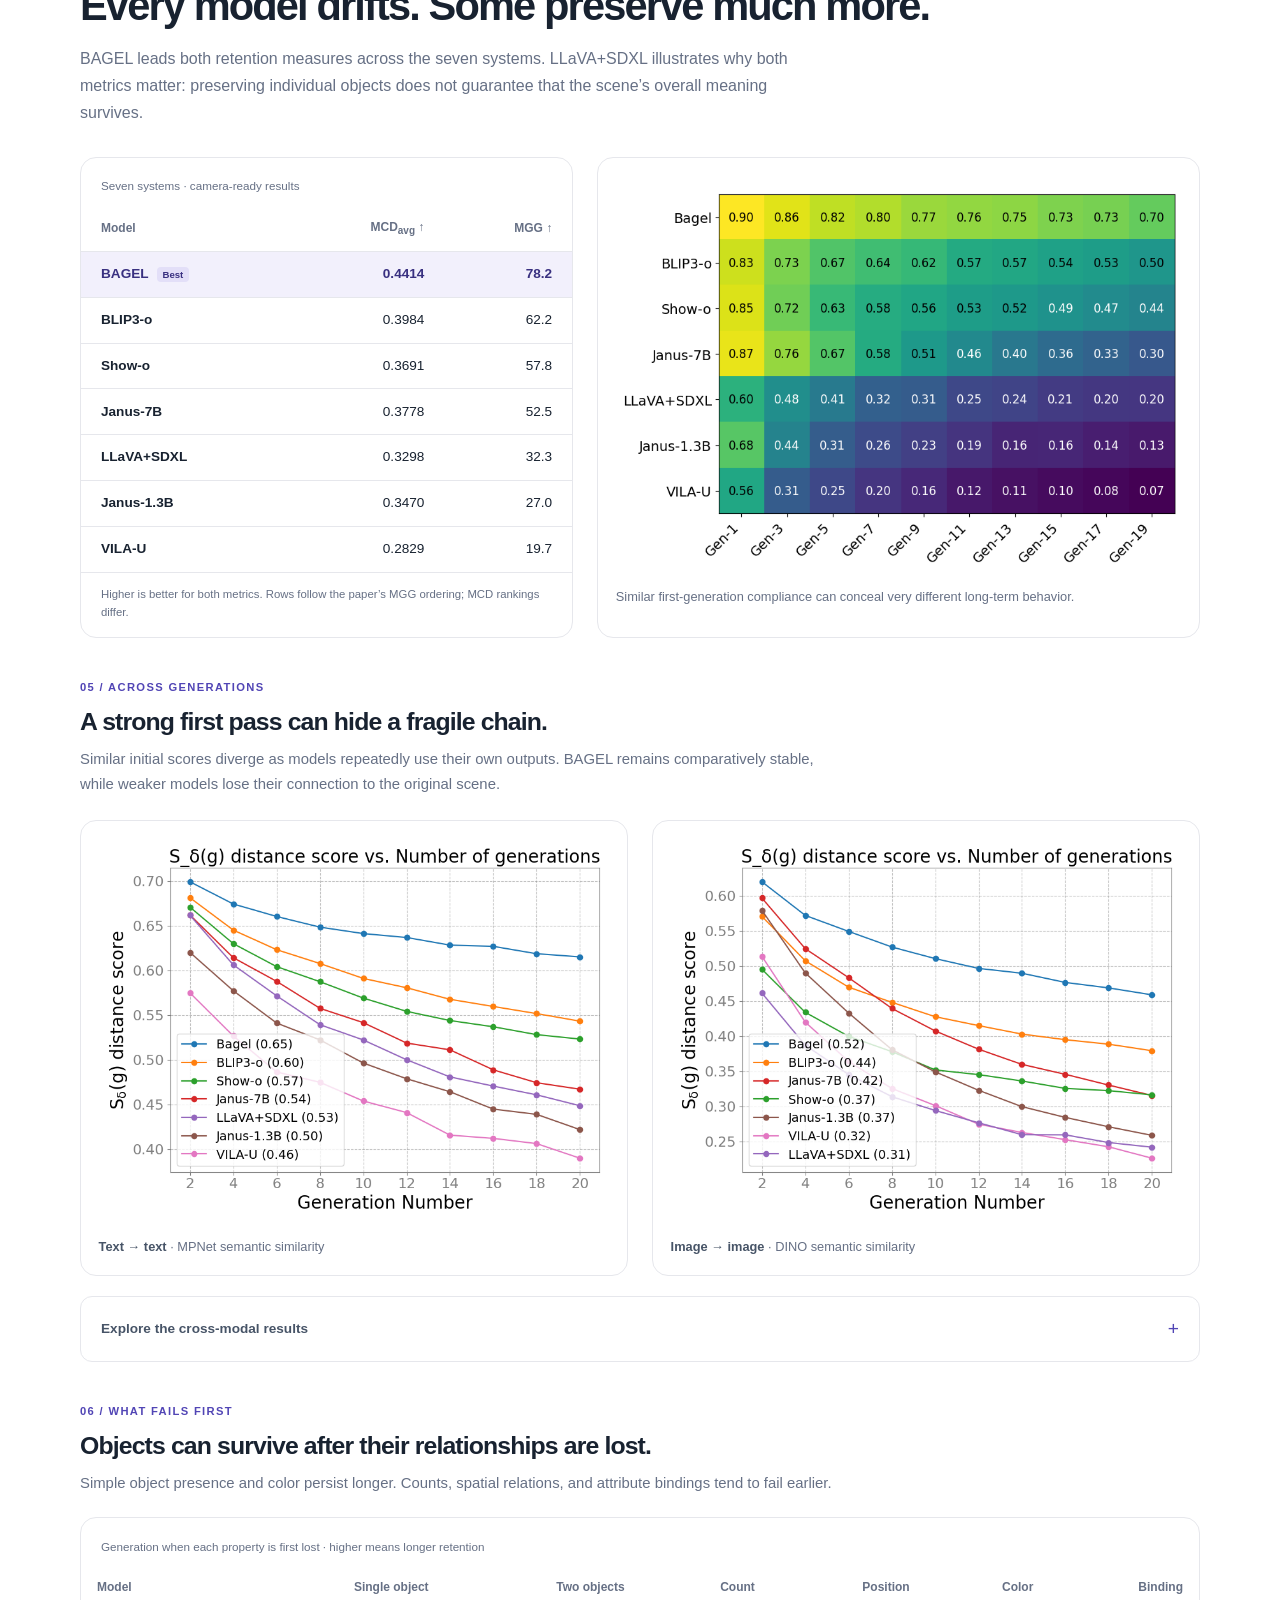
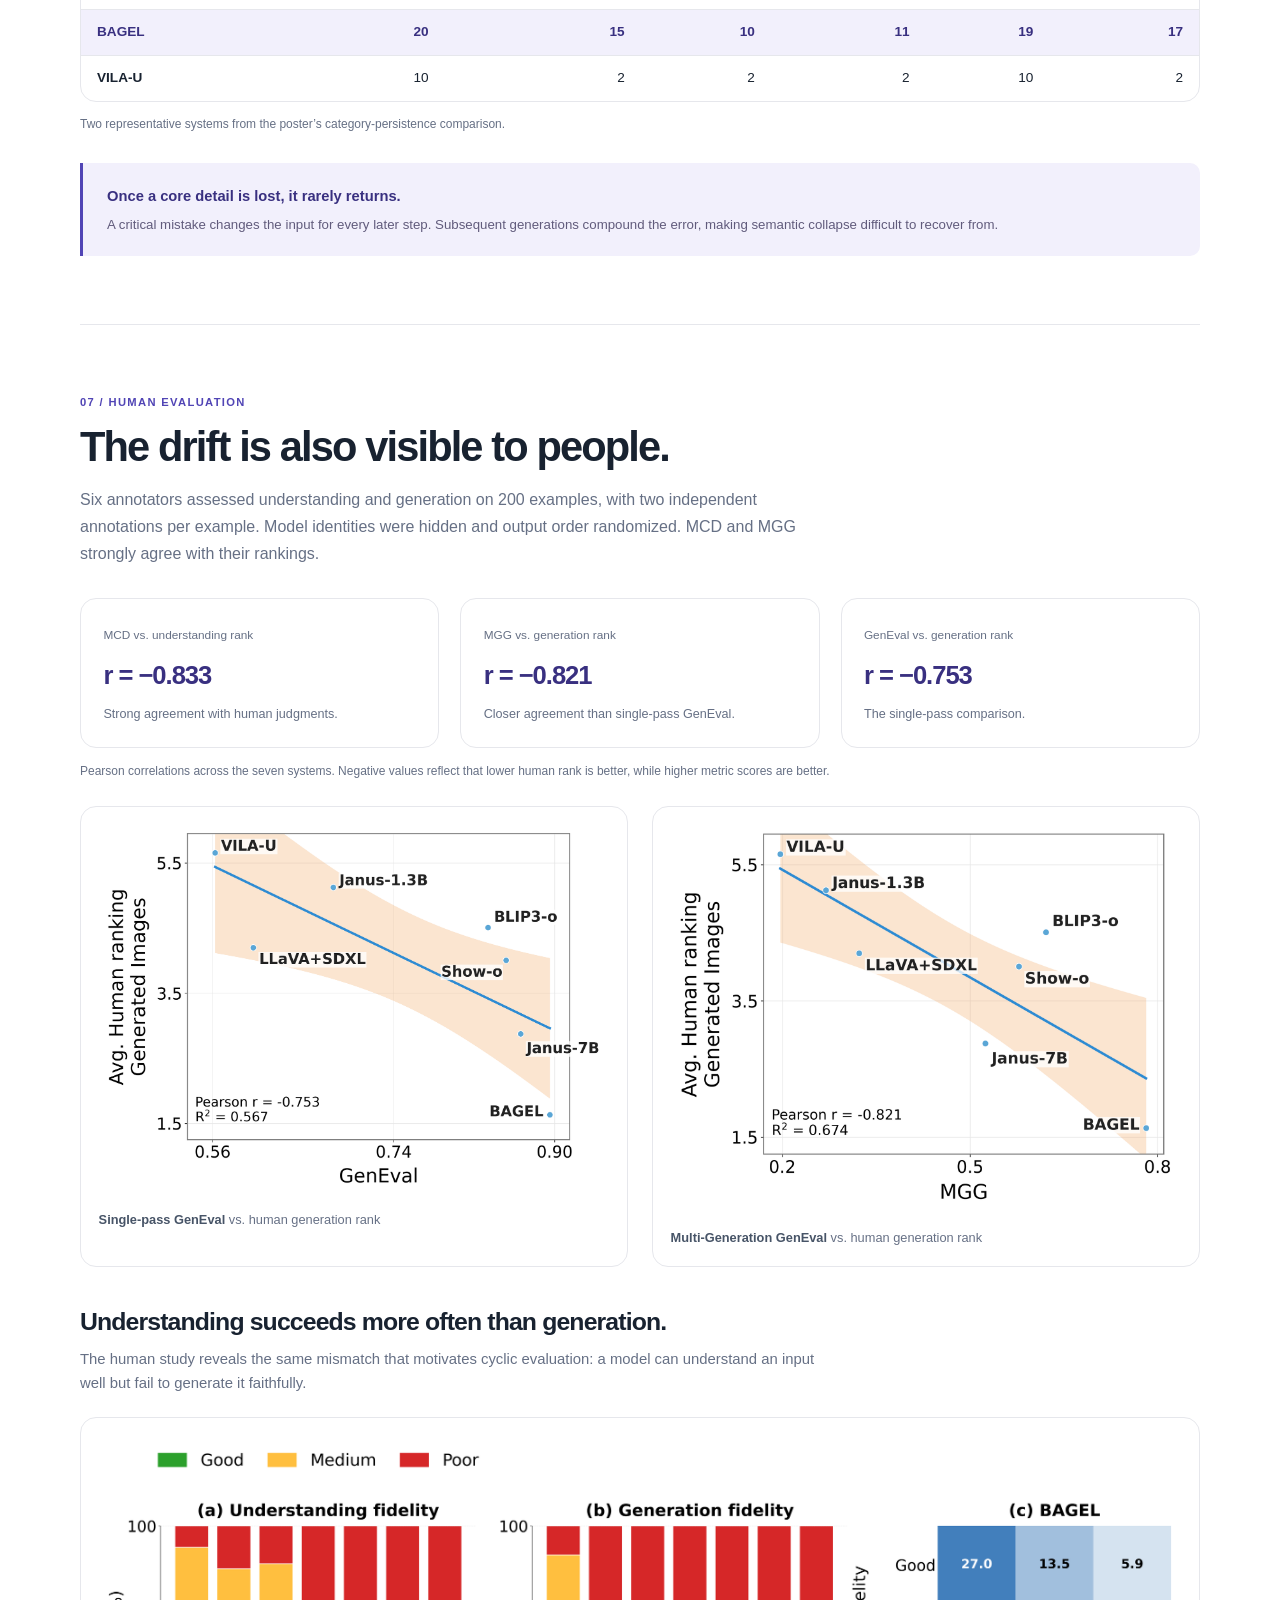
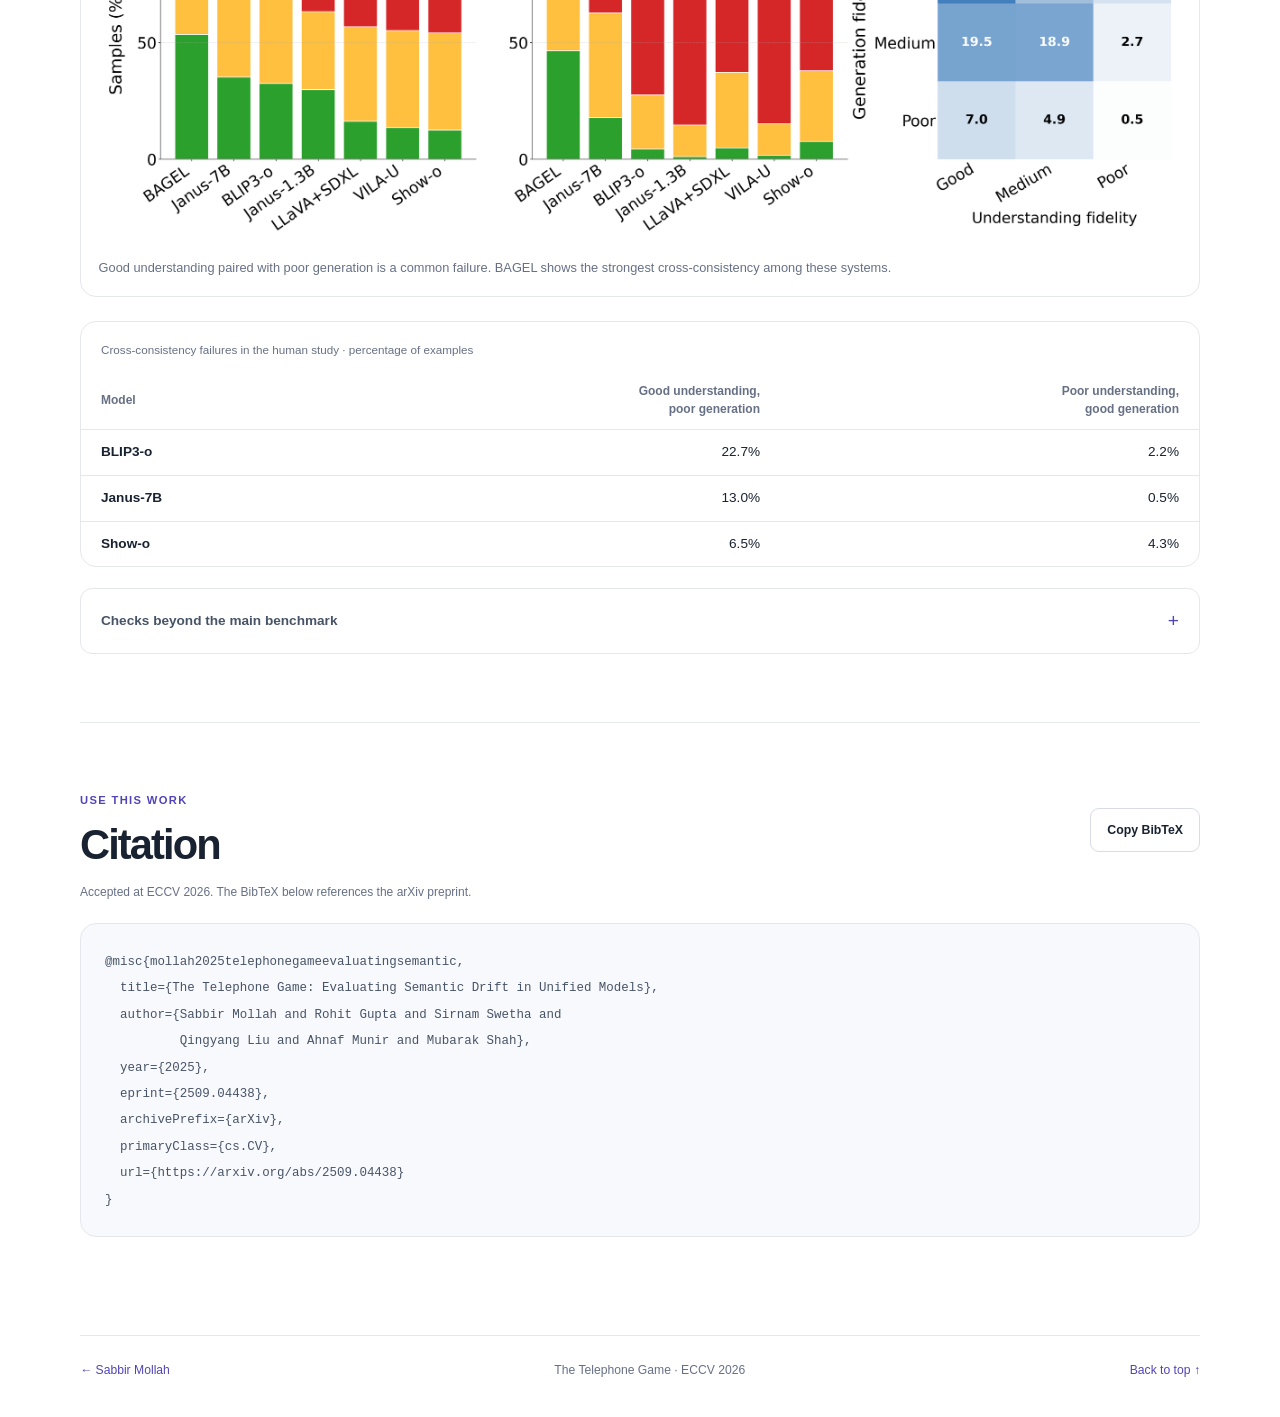
<file: projects/semantic-drift.html>
<!DOCTYPE html>
<html lang="en">
<head>
  <meta charset="UTF-8">
  <meta name="viewport" content="width=device-width, initial-scale=1">
  <meta http-equiv="refresh" content="0; url=telephone-game/index.html">
  <meta name="robots" content="noindex">
  <link rel="canonical" href="https://mollahsabbir.com/projects/telephone-game/">
  <title>The Telephone Game</title>
  <script>
    const anchors = { '#abstract': '#overview', '#highlights': '#overview', '#evaluation': '#method', '#motivation': '#findings', '#authors': '#top' };
    window.location.replace('telephone-game/index.html' + window.location.search + (anchors[window.location.hash] || window.location.hash));
  </script>
</head>
<body>
  <p>This project has moved to <a href="telephone-game/index.html">The Telephone Game</a>.</p>
</body>
</html>
</file>
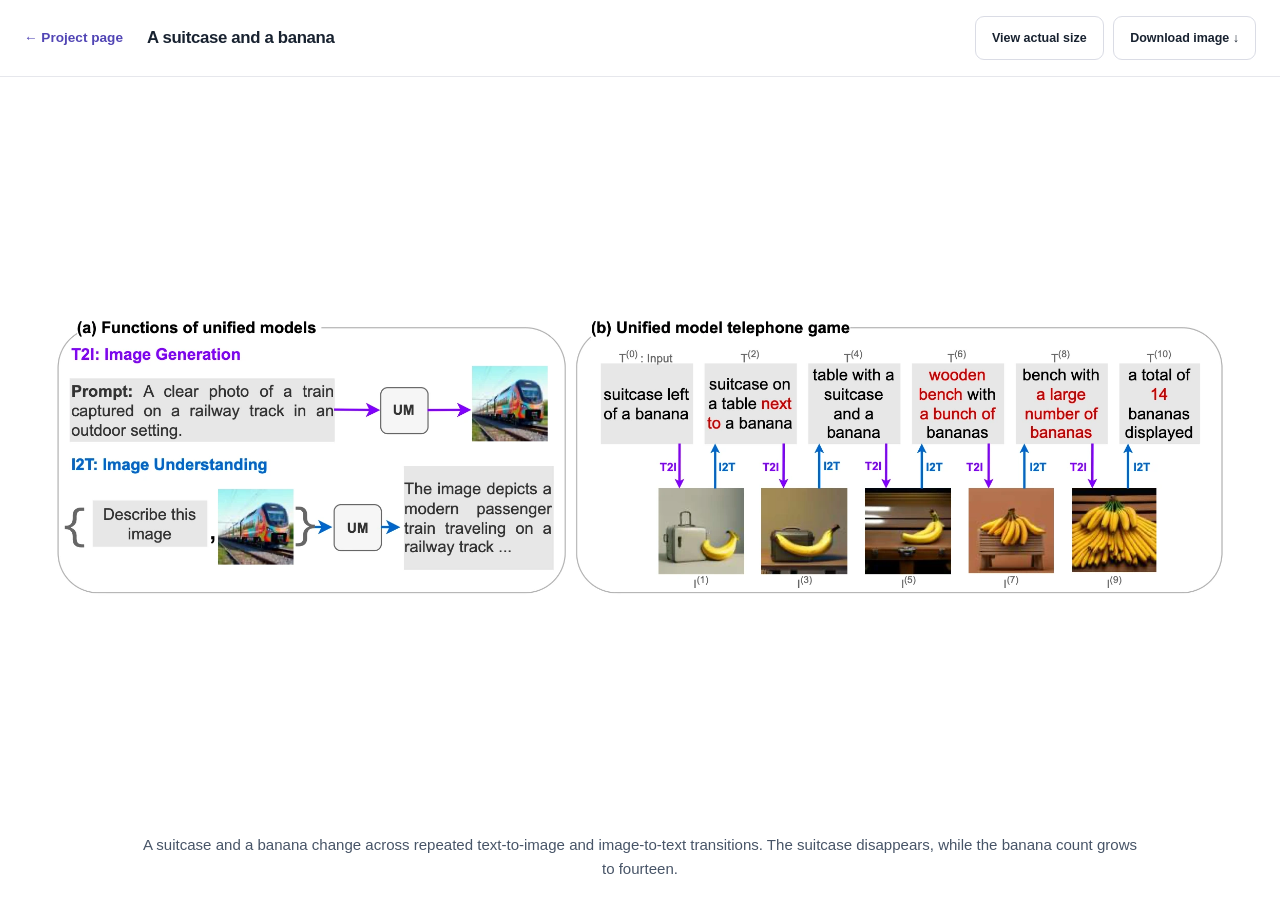
<file: projects/telephone-game/figure.html>
<!DOCTYPE html>
<html lang="en">
<head>
  <meta charset="UTF-8">
  <meta name="viewport" content="width=device-width, initial-scale=1">
  <meta name="color-scheme" content="light">
  <meta name="theme-color" content="#ffffff">
  <meta name="robots" content="noindex">
  <title>Figure | The Telephone Game</title>
  <link rel="stylesheet" href="style.css">
  <script src="figure.js?v=white-2" defer></script>
</head>
<body class="figure-page">
  <header class="figure-toolbar">
    <a class="viewer-back" href="index.html">← Project page</a>
    <h1 id="figure-title">The Telephone Game</h1>
    <div class="viewer-actions">
      <button class="button" id="figure-zoom" type="button" aria-pressed="false" aria-controls="figure-stage" hidden>View actual size</button>
      <a class="button" id="figure-download" hidden>Download image ↓</a>
    </div>
  </header>
  <main class="figure-main">
    <p class="viewer-error" id="figure-error" role="alert" hidden></p>
    <figure class="expanded-figure">
      <div class="figure-stage" id="figure-stage" tabindex="0" aria-label="Expanded research figure">
        <img id="figure-image" alt="" hidden>
      </div>
      <figcaption id="figure-caption"></figcaption>
    </figure>
    <noscript><p>Please enable JavaScript to load the selected figure, or <a href="index.html">return to the project page</a>.</p></noscript>
  </main>
</body>
</html>
</file>
<file: index.css>
:root {
  --background: #ffffff;
  --surface: #f7f8fa;
  --text: #17202a;
  --muted: #667085;
  --line: #e4e7ec;
  --accent: #175cd3;
  --accent-dark: #15469c;
  --max-width: 1120px;
}

*,
*::before,
*::after {
  box-sizing: border-box;
}

html {
  scroll-behavior: smooth;
  scroll-padding-top: 5.5rem;
}

body {
  margin: 0;
  background: var(--background);
  color: var(--text);
  font-family: Inter, ui-sans-serif, -apple-system, BlinkMacSystemFont, "Segoe UI", sans-serif;
  font-size: 1rem;
  line-height: 1.65;
  -webkit-font-smoothing: antialiased;
}

a {
  color: var(--accent);
  text-decoration: none;
  text-underline-offset: 0.18em;
}

a:hover {
  color: var(--accent-dark);
  text-decoration: underline;
}

.site-nav {
  position: sticky;
  top: 0;
  z-index: 10;
  display: flex;
  align-items: center;
  justify-content: space-between;
  gap: 2rem;
  width: 100%;
  min-height: 4.25rem;
  padding: 0.8rem max(1.25rem, calc((100vw - var(--max-width)) / 2));
  border-bottom: 1px solid rgba(228, 231, 236, 0.9);
  background: rgba(255, 255, 255, 0.94);
  backdrop-filter: blur(12px);
}

.nav-name {
  flex: 0 0 auto;
  color: var(--text);
  font-weight: 720;
  letter-spacing: -0.02em;
}

.nav-name:hover {
  color: var(--text);
  text-decoration: none;
}

.nav-links {
  display: flex;
  gap: clamp(0.8rem, 2vw, 1.5rem);
  overflow-x: auto;
  scrollbar-width: none;
}

.nav-links::-webkit-scrollbar {
  display: none;
}

.nav-links a {
  flex: 0 0 auto;
  color: var(--muted);
  font-size: 0.88rem;
  font-weight: 600;
}

.nav-links a:hover {
  color: var(--text);
  text-decoration: none;
}

main,
footer {
  width: min(calc(100% - 2.5rem), var(--max-width));
  margin-inline: auto;
}

.hero {
  display: grid;
  grid-template-columns: 180px minmax(0, 1fr);
  align-items: center;
  gap: clamp(2rem, 6vw, 4.5rem);
  min-height: 33rem;
  padding: clamp(4rem, 9vw, 7rem) 0;
}

.portrait {
  width: 180px;
  aspect-ratio: 1;
  border-radius: 50%;
  object-fit: cover;
  filter: saturate(0.9);
}

.eyebrow,
.section-heading > p {
  margin: 0 0 0.45rem;
  color: var(--accent);
  font-size: 0.75rem;
  font-weight: 750;
  letter-spacing: 0.12em;
  text-transform: uppercase;
}

h1,
h2,
h3,
p {
  margin-top: 0;
}

h1 {
  margin-bottom: 0.8rem;
  font-size: clamp(2.75rem, 7vw, 5.2rem);
  font-weight: 750;
  letter-spacing: -0.055em;
  line-height: 0.98;
}

.intro {
  max-width: 44rem;
  margin-bottom: 0.9rem;
  color: #344054;
  font-size: clamp(1.1rem, 2.2vw, 1.35rem);
  line-height: 1.55;
}

.location {
  margin-bottom: 1.6rem;
  color: var(--muted);
  font-size: 0.95rem;
}

.location i,
.contact-links i {
  margin-right: 0.38rem;
}

.contact-links {
  display: flex;
  flex-wrap: wrap;
  align-items: center;
  gap: 0.65rem 1.25rem;
}

.contact-links a {
  color: #344054;
  font-size: 0.92rem;
  font-weight: 650;
}

.contact-links .primary-link {
  padding: 0.55rem 0.9rem;
  border-radius: 0.45rem;
  background: var(--text);
  color: white;
}

.contact-links .primary-link:hover {
  background: var(--accent);
  text-decoration: none;
}

section {
  display: grid;
  grid-template-columns: minmax(140px, 0.28fr) minmax(0, 1fr);
  gap: clamp(2rem, 6vw, 5rem);
  padding: clamp(3.75rem, 8vw, 6.5rem) 0;
  border-top: 1px solid var(--line);
}

.section-heading h2 {
  margin: 0;
  font-size: clamp(1.65rem, 3vw, 2.15rem);
  letter-spacing: -0.035em;
  line-height: 1.15;
}

.lead {
  max-width: 48rem;
  margin-bottom: 1.75rem;
  color: #344054;
  font-size: clamp(1.05rem, 2vw, 1.2rem);
}

.tag-list {
  display: flex;
  flex-wrap: wrap;
  gap: 0.55rem;
}

.tag-list span {
  padding: 0.35rem 0.7rem;
  border: 1px solid var(--line);
  border-radius: 999px;
  color: #475467;
  font-size: 0.82rem;
  font-weight: 600;
}

.publication-list,
.timeline {
  display: grid;
  gap: 1.15rem;
}

.publication,
.timeline article {
  padding: clamp(1.2rem, 3vw, 1.75rem);
  border: 1px solid var(--line);
  border-radius: 0.75rem;
}

.publication.featured {
  border-color: #b2ccff;
  background: #f5f8ff;
}

.publication-meta {
  display: flex;
  flex-wrap: wrap;
  gap: 0.5rem;
  margin-bottom: 0.7rem;
}

.publication-meta span {
  color: var(--accent);
  font-size: 0.76rem;
  font-weight: 750;
  letter-spacing: 0.05em;
  text-transform: uppercase;
}

.publication-meta span + span::before {
  content: "·";
  margin-right: 0.5rem;
  color: #98a2b3;
}

.publication h3,
.timeline h3,
.skill-grid h3,
.compact-grid h3 {
  margin-bottom: 0.45rem;
  font-size: 1.06rem;
  letter-spacing: -0.015em;
  line-height: 1.4;
}

.publication h3 a {
  color: var(--text);
}

.publication p,
.timeline p,
.skill-grid p,
.compact-grid p {
  margin-bottom: 0.7rem;
  color: #475467;
  font-size: 0.94rem;
}

.paper-links {
  display: flex;
  flex-wrap: wrap;
  gap: 1rem;
  margin-top: 0.9rem;
}

.paper-links a {
  font-size: 0.86rem;
  font-weight: 700;
}

.item-header {
  display: flex;
  justify-content: space-between;
  gap: 1.5rem;
}

.item-role {
  margin-bottom: 0.15rem !important;
  color: var(--text) !important;
  font-weight: 650;
}

.item-date {
  flex: 0 0 auto;
  color: var(--accent) !important;
  font-size: 0.8rem !important;
  font-weight: 750;
  letter-spacing: 0.03em;
  text-transform: uppercase;
}

.muted {
  color: var(--muted) !important;
  font-size: 0.86rem !important;
}

ul {
  margin: 0.8rem 0 0;
  padding-left: 1.2rem;
  color: #475467;
}

li {
  margin-bottom: 0.4rem;
  padding-left: 0.15rem;
}

.skill-grid,
.compact-grid {
  display: grid;
  grid-template-columns: repeat(2, minmax(0, 1fr));
  gap: 1rem;
}

.skill-grid article,
.compact-grid article {
  padding: 1.25rem;
  border-radius: 0.65rem;
  background: var(--surface);
}

.skill-grid p,
.compact-grid p {
  margin-bottom: 0;
}

footer {
  display: flex;
  justify-content: space-between;
  gap: 1rem;
  padding: 2.5rem 0 4rem;
  border-top: 1px solid var(--line);
  color: var(--muted);
  font-size: 0.85rem;
}

footer p {
  margin: 0;
}

@media (max-width: 760px) {
  html {
    scroll-padding-top: 7rem;
  }

  .site-nav {
    display: block;
    padding-block: 0.7rem;
  }

  .nav-name {
    display: block;
    margin-bottom: 0.4rem;
  }

  .nav-links {
    margin-inline: -1.25rem;
    padding-inline: 1.25rem;
  }

  .hero {
    grid-template-columns: 1fr;
    gap: 1.75rem;
    min-height: auto;
    padding: 4rem 0;
  }

  .portrait {
    width: 130px;
  }

  section {
    grid-template-columns: 1fr;
    gap: 1.75rem;
    padding: 3.5rem 0;
  }

  .section-heading {
    max-width: 22rem;
  }
}

@media (max-width: 520px) {
  main,
  footer {
    width: min(calc(100% - 2rem), var(--max-width));
  }

  h1 {
    font-size: clamp(2.6rem, 15vw, 3.75rem);
  }

  .contact-links {
    gap: 0.65rem 1rem;
  }

  .item-header {
    display: block;
  }

  .skill-grid,
  .compact-grid {
    grid-template-columns: 1fr;
  }

  .publication,
  .timeline article {
    border-radius: 0.6rem;
  }

  footer {
    display: block;
  }

  footer a {
    display: inline-block;
    margin-top: 0.5rem;
  }
}

@media (prefers-reduced-motion: reduce) {
  html {
    scroll-behavior: auto;
  }
}
</file>
<file: projects/telephone-game/style.css>
:root {
  --ink: #182230;
  --muted: #667085;
  --accent: #5145b5;
  --accent-dark: #393080;
  --accent-light: #f2f0fc;
  --line: #e6e7ec;
  --surface: #f8f9fc;
  --radius: 16px;
  --width: 1120px;
  color-scheme: light;
}

*, *::before, *::after { box-sizing: border-box; }
html { scroll-behavior: smooth; scroll-padding-top: 6rem; }
body { margin: 0; color: var(--ink); background: #fff; font-family: Inter, ui-sans-serif, -apple-system, BlinkMacSystemFont, "Segoe UI", sans-serif; font-size: 16px; line-height: 1.65; -webkit-font-smoothing: antialiased; }
a { color: var(--accent); text-decoration: none; text-underline-offset: .2em; }
a:hover { color: var(--accent-dark); text-decoration: underline; }
a, button, summary { -webkit-tap-highlight-color: transparent; }
:focus-visible { outline: 3px solid #8478dc; outline-offset: 5px; border-radius: 4px; }
img { display: block; max-width: 100%; height: auto; }
svg { display: block; width: 19px; height: 19px; flex-shrink: 0; }
h1, h2, h3, p, figure, dl { margin: 0; }
h1, h2, h3 { line-height: 1.2; }
button { font: inherit; cursor: pointer; }
[hidden] { display: none !important; }
.visually-hidden { position: absolute; width: 1px; height: 1px; padding: 0; overflow: hidden; clip-path: inset(50%); white-space: nowrap; }
main, footer { width: min(calc(100% - 3rem), var(--width)); margin-inline: auto; }
.skip-link { position: fixed; left: 1rem; top: -5rem; z-index: 30; padding: .7rem 1rem; background: var(--ink); color: #fff; }
.skip-link:focus { top: 1rem; }

.project-nav { position: sticky; top: 0; z-index: 20; display: flex; align-items: center; justify-content: space-between; gap: 2rem; min-height: 65px; padding: .9rem max(1.5rem, calc((100% - var(--width)) / 2)); border-bottom: 1px solid var(--line); background: rgba(255, 255, 255, .96); backdrop-filter: blur(14px); }
.nav-brand { display: inline-flex; align-items: center; gap: .6rem; flex-shrink: 0; color: var(--ink); font-size: .95rem; font-weight: 750; letter-spacing: -.025em; }
.nav-brand:hover { color: var(--ink); text-decoration: none; }
.nav-dot { width: 7px; height: 7px; border-radius: 50%; background: var(--accent); }
.nav-links { display: flex; align-items: center; gap: 1.35rem; overflow-x: auto; scrollbar-width: none; }
.nav-links::-webkit-scrollbar { display: none; }
.nav-links a { flex-shrink: 0; padding: .15rem 0; color: var(--muted); font-size: .8rem; font-weight: 650; white-space: nowrap; }
.nav-links a:hover { color: var(--accent); text-decoration: none; }

.hero { padding: 5.5rem 0 4.5rem; text-align: center; }
.venue { display: inline-flex; align-items: center; gap: .5rem; margin-bottom: 1.55rem; padding: .35rem .9rem; border: 1px solid #e0dcf5; border-radius: 999px; background: var(--accent-light); color: var(--accent); font-size: .76rem; font-weight: 750; letter-spacing: .075em; }
.venue-dot { width: 6px; height: 6px; border-radius: 50%; background: var(--accent); }
h1 { font-size: clamp(2.8rem, 6.7vw, 5rem); font-weight: 780; letter-spacing: -.065em; line-height: 1.06; }
.paper-subtitle { display: block; margin-top: .85rem; font-size: clamp(1.25rem, 3vw, 2rem); font-weight: 560; letter-spacing: -.035em; line-height: 1.3; }
.hero-question { max-width: 610px; margin: 1.35rem auto 2rem; color: var(--muted); font-size: 1.05rem; line-height: 1.6; text-wrap: pretty; }
.authors { display: flex; flex-wrap: wrap; justify-content: center; gap: .45rem 1.1rem; }
.authors a { color: var(--accent); font-size: .95rem; font-weight: 600; }
.author-mark { display: inline-block; position: relative; top: -.3em; margin-left: .1em; font-size: .7em; }
.affiliation { margin-top: .75rem; color: #475467; font-size: .87rem; }
.affiliation a { color: inherit; }
.contribution-note { margin-top: .35rem; color: var(--muted); font-size: .73rem; }
.resource-links { display: flex; flex-wrap: wrap; justify-content: center; gap: .65rem; margin-top: 1.8rem; }
.button { display: inline-flex; align-items: center; justify-content: center; gap: .55rem; min-height: 44px; padding: .62rem 1rem; border: 1px solid #dadce5; border-radius: 9px; background: #fff; color: var(--ink); font-size: .87rem; font-weight: 650; transition: background .15s, border-color .15s, transform .15s; }
.button:hover { border-color: #b3abdf; background: var(--accent-light); color: var(--accent-dark); text-decoration: none; transform: translateY(-1px); }
.button-primary { border-color: var(--ink); background: var(--ink); color: #fff; }
.button-primary:hover { border-color: var(--accent); background: var(--accent); color: #fff; }
.button-detail { font-size: .72rem; font-weight: 450; opacity: .7; }

section { padding: 4.25rem 0; border-top: 1px solid var(--line); }
.overview { padding-top: 3rem; }
.section-heading { margin-bottom: 1.9rem; }
.section-heading.centered { text-align: center; }
.eyebrow { margin-bottom: .65rem; color: var(--accent); font-size: .7rem; font-weight: 750; letter-spacing: .12em; text-transform: uppercase; }
h2 { font-size: clamp(1.8rem, 3.6vw, 2.6rem); font-weight: 730; letter-spacing: -.045em; text-wrap: balance; }
.section-intro { max-width: 720px; margin-top: .85rem; color: var(--muted); font-size: 1rem; line-height: 1.7; }
.centered .section-intro { margin-inline: auto; }
h3 { font-size: 1.05rem; font-weight: 700; letter-spacing: -.025em; }
.figure-card { overflow: hidden; padding: 1.1rem; border: 1px solid var(--line); border-radius: var(--radius); background: #fff; }
.figure-card > a { display: block; border-radius: 6px; }
.figure-card img { width: 100%; }
figcaption { margin-top: .9rem; color: var(--muted); font-size: .8rem; line-height: 1.6; }
figcaption strong { color: #475467; font-weight: 650; }
.teaser { padding: 1.5rem; }
.teaser figcaption { max-width: 960px; margin: 1.25rem auto .35rem; color: #475467; text-align: center; font-size: clamp(1rem, 1.5vw, 1.125rem); line-height: 1.75; text-wrap: pretty; }
.teaser figcaption strong { color: var(--ink); font-weight: 650; }
.evaluation-gap { margin-top: 2rem; padding: 1.5rem 0 0; border-top: 1px solid var(--line); }
.evaluation-gap h3 { font-size: 1.15rem; }
.evaluation-gap .compact-list { margin-bottom: 0; font-size: .94rem; line-height: 1.8; }
.evaluation-gap li + li { margin-top: .35rem; }
.subsection-heading { margin: 2.5rem 0 1.35rem; }
.subsection-heading h3 { font-size: clamp(1.2rem, 2.5vw, 1.55rem); letter-spacing: -.035em; }
.subsection-heading > p:not(.eyebrow) { max-width: 760px; margin-top: .65rem; color: var(--muted); font-size: .93rem; }

.presentation-grid { display: grid; grid-template-columns: minmax(0, 1.7fr) minmax(0, 1fr); align-items: start; gap: 1.5rem; }
.video-card, .poster-card { overflow: hidden; border: 1px solid var(--line); border-radius: var(--radius); background: var(--surface); }
video { display: block; width: 100%; aspect-ratio: 16 / 9; background: #111827; }
.poster-preview { display: flex; align-items: center; justify-content: center; min-height: 230px; padding: 1rem; background: #eeeff5; }
.poster-preview img { width: 100%; max-height: 330px; object-fit: contain; box-shadow: 0 5px 16px #18223015; }
.media-caption { display: flex; flex-wrap: wrap; justify-content: space-between; align-items: start; gap: .65rem; padding: 1.2rem 1.25rem; }
.media-caption h3 { font-size: .95rem; }
.duration { margin-left: .4rem; color: var(--muted); font-size: .7rem; font-weight: 500; }
.media-caption p { margin-top: .35rem; color: var(--muted); font-size: .78rem; }
.media-caption > a { flex-shrink: 0; font-size: .77rem; font-weight: 650; }

.chain-grid, .metric-grid { display: grid; grid-template-columns: repeat(2, minmax(0, 1fr)); gap: 1.3rem; }
.chain-card { padding: 1.5rem; border: 1px solid var(--line); border-radius: var(--radius); }
.chain-card h3 { font-size: .85rem; }
.chain { display: flex; align-items: center; flex-wrap: wrap; gap: .8rem; margin: 1.1rem 0 .85rem; font-size: .9rem; }
.chain > span { flex-shrink: 0; }
.text-node, .image-node { padding: .35rem .8rem; border-radius: 6px; font-weight: 650; }
.text-node { background: #eaf2ff; color: #245bb3; }
.image-node { background: var(--accent-light); color: var(--accent); }
.chain-card > p:last-child { color: var(--muted); font-size: .8rem; }
.figure-details { margin-top: 1.3rem; border: 1px solid var(--line); border-radius: 12px; }
summary { display: flex; justify-content: space-between; align-items: center; gap: .8rem; padding: 1rem 1.25rem; color: #475467; font-size: .85rem; font-weight: 650; cursor: pointer; list-style: none; }
summary::-webkit-details-marker { display: none; }
summary > span { color: var(--accent); font-size: 1.2rem; font-weight: 400; transition: transform .15s; }
details[open] > summary > span { transform: rotate(45deg); }
details[open] > summary { border-bottom: 1px solid var(--line); }
.figure-details .figure-card { margin: 1.2rem; border: none; padding: .4rem; }
.protocol-figure { max-width: 850px; margin: 1.5rem auto 0; }
.metric-grid { margin-top: 2rem; }
.metric-card { display: flex; flex-direction: column; align-items: start; padding: 1.6rem; border-radius: var(--radius); background: var(--surface); }
.metric-label { display: flex; flex-wrap: wrap; align-items: center; gap: 1rem; width: 100%; margin-bottom: .7rem; color: var(--accent); font-size: .9rem; font-weight: 750; }
.metric-label span { margin-left: auto; padding: .15rem .5rem; border-radius: 5px; background: #eaf3ee; color: #2b7152; font-size: .64rem; font-weight: 650; }
.metric-card > p:not(.metric-label) { margin-top: .7rem; color: var(--muted); font-size: .85rem; }
.compact-list { margin: 1rem 0; padding-left: 1.15rem; color: #475467; font-size: .85rem; line-height: 1.9; }
.compact-list strong { font-weight: 650; }
.metric-card .metric-note { width: 100%; margin-top: auto !important; padding-top: .8rem; border-top: 1px solid var(--line); font-size: .75rem !important; }
.tag-list { display: flex; flex-wrap: wrap; gap: .45rem; margin: 1.2rem 0; }
.tag-list span { padding: .25rem .6rem; border: 1px solid #dedfe8; border-radius: 6px; background: #fff; color: #475467; font-size: .72rem; }

.failure-grid { display: grid; grid-template-columns: repeat(3, minmax(0, 1fr)); gap: 1.5rem 2rem; margin-top: 1.75rem; }
.failure-grid > div { position: relative; padding-left: 2rem; }
.failure-grid span { position: absolute; left: 0; top: .1rem; color: var(--accent); font-size: .7rem; font-weight: 750; }
.failure-grid h3 { font-size: .88rem; }
.failure-grid p { margin-top: .3rem; color: var(--muted); font-size: .79rem; }
.consistency-callout { display: grid; grid-template-columns: minmax(0, 1.2fr) minmax(0, 1fr); align-items: center; gap: 2rem; margin-top: 2.5rem; padding: 1.75rem; border: 1px solid var(--line); border-radius: var(--radius); }
.consistency-callout figure { overflow: hidden; border-radius: 8px; }
.consistency-callout h3 { font-size: 1.55rem; letter-spacing: -.04em; }
.consistency-callout p:last-child { margin-top: .85rem; color: var(--muted); font-size: .85rem; }

.results-grid { display: grid; grid-template-columns: minmax(0, .9fr) minmax(0, 1.1fr); gap: 1.5rem; align-items: stretch; }
.table-card { overflow: hidden; border: 1px solid var(--line); border-radius: var(--radius); }
table { width: 100%; border-collapse: collapse; font-size: .85rem; font-variant-numeric: tabular-nums; }
caption { padding: 1.15rem 1.25rem .7rem; color: var(--muted); font-size: .73rem; text-align: left; }
th, td { padding: .7rem 1.25rem; border-bottom: 1px solid var(--line); text-align: right; white-space: nowrap; }
th:first-child { text-align: left; }
thead th { color: var(--muted); font-size: .75rem; font-weight: 650; }
tbody th { font-weight: 580; }
tbody tr:last-child th, tbody tr:last-child td { border-bottom: none; }
.best-result { background: var(--accent-light); color: var(--accent-dark); }
.best-result th, .best-result td { font-weight: 750; }
.best-result th span { margin-left: .3rem; padding: .12rem .35rem; border-radius: 4px; background: #e3dff8; font-size: .6rem; }
.table-note { padding: .85rem 1.25rem 1rem; border-top: 1px solid var(--line); color: var(--muted); font-size: .71rem; line-height: 1.55; }
.persistence-table { overflow-x: auto; }
.persistence-table table { min-width: 680px; }
.persistence-table th, .persistence-table td { padding-inline: 1rem; }
.human-mismatch-table { margin-top: 1.5rem; }
.human-mismatch-table thead th { white-space: normal; line-height: 1.5; }
.results-plot { display: flex; flex-direction: column; justify-content: center; }
.plot-grid { display: grid; grid-template-columns: repeat(2, minmax(0, 1fr)); gap: 1.5rem; margin-top: 1.5rem; }
.figure-details .plot-grid { gap: 0; margin-top: 0; }
.finding-strip { margin-top: 1.75rem; padding: 1.25rem 1.5rem; border-left: 3px solid var(--accent); border-radius: 0 10px 10px 0; background: var(--accent-light); }
.finding-strip strong { color: var(--accent-dark); font-size: .92rem; }
.finding-strip p { margin-top: .3rem; color: #615b7c; font-size: .83rem; }

.human-stats { display: grid; grid-template-columns: repeat(3, minmax(0, 1fr)); gap: 1.3rem; }
.human-stats article { padding: 1.4rem; border: 1px solid var(--line); border-radius: var(--radius); }
.stat-label { color: var(--muted); font-size: .74rem; }
.human-stats strong { display: block; margin: .4rem 0 .5rem; color: var(--accent-dark); font-size: 1.6rem; font-weight: 720; letter-spacing: -.04em; }
.human-stats p { color: var(--muted); font-size: .79rem; }
.small-note { margin-top: .85rem; color: var(--muted); font-size: .75rem; line-height: 1.65; }
.robustness-details .compact-list { margin: 1rem 1.4rem 1.4rem; }
.robustness-details li + li { margin-top: .5rem; }
.citation-heading { display: flex; align-items: center; justify-content: space-between; gap: 1rem; margin-bottom: .8rem; }
.copy-button { flex-shrink: 0; font-size: .77rem; }
pre { overflow-x: auto; margin: 1.25rem 0 0; padding: 1.5rem; border: 1px solid var(--line); border-radius: var(--radius); background: var(--surface); }
code { color: #475467; font-family: "SFMono-Regular", Consolas, "Liberation Mono", monospace; font-size: .78rem; line-height: 1.75; }
.copy-status { min-height: 1.4rem; margin-top: .5rem; color: var(--accent); font-size: .75rem; }
footer { display: flex; flex-wrap: wrap; align-items: center; justify-content: space-between; gap: 1rem; padding: 1.5rem 0 2rem; border-top: 1px solid var(--line); font-size: .76rem; }
footer p { color: var(--muted); }

.figure-page { min-height: 100dvh; background: #fff; }
.figure-toolbar { display: grid; grid-template-columns: auto minmax(0, 1fr) auto; align-items: center; gap: 1.5rem; padding: 1rem 1.5rem; border-bottom: 1px solid var(--line); background: #fff; }
.viewer-back { white-space: nowrap; font-size: .85rem; font-weight: 650; }
.figure-toolbar h1 { font-size: 1.05rem; font-weight: 650; line-height: 1.4; letter-spacing: -.02em; }
.viewer-actions { display: flex; gap: .6rem; }
.viewer-actions .button { font-size: .78rem; }
.figure-main { width: calc(100% - 3rem); max-width: none; margin: 1rem auto; }
.figure-stage { display: flex; align-items: center; justify-content: center; height: calc(100dvh - 11rem); min-height: 240px; overflow: auto; background: #fff; }
.figure-stage img { width: auto; height: auto; max-width: 100%; max-height: 100%; object-fit: contain; flex-shrink: 0; background: #fff; }
.figure-stage.is-zoomed { align-items: flex-start; justify-content: flex-start; }
.figure-stage.is-zoomed img { max-width: none; max-height: none; }
.expanded-figure figcaption { max-width: 1000px; margin: 1rem auto 0; color: #475467; font-size: .94rem; text-align: center; }
.viewer-error { padding: 2rem 0; color: var(--muted); }

@media (min-width: 1500px) { .hero { padding-top: 6.5rem; } }
@media (max-width: 950px) {
  .project-nav { align-items: start; flex-direction: column; gap: .55rem; padding-block: .7rem; }
  .nav-links { max-width: 100%; width: 100%; padding-bottom: .1rem; }
  html { scroll-padding-top: 7rem; }
  .hero { padding-top: 4rem; }
  .presentation-grid { grid-template-columns: minmax(0, 1.5fr) minmax(0, 1fr); }
  .results-grid { grid-template-columns: 1fr; }
  .results-plot { max-width: 660px; width: 100%; margin-inline: auto; }
  .consistency-callout { gap: 1.5rem; }
}
@media (max-width: 640px) {
  main, footer { width: calc(100% - 2rem); }
  .project-nav { padding-inline: 1rem; }
  .nav-brand { font-size: .88rem; }
  .nav-links { gap: 1.2rem; }
  .nav-links a { font-size: .73rem; }
  .hero { padding: 3rem 0 2.5rem; }
  .venue { margin-bottom: 1.25rem; }
  h1 { font-size: clamp(2.4rem, 11vw, 3.5rem); }
  .paper-subtitle { margin-top: 1rem; font-size: 1.2rem; line-height: 1.4; }
  .hero-question { max-width: 360px; margin-bottom: 1.5rem; font-size: .94rem; }
  .authors { gap: .35rem .85rem; }
  .authors a { font-size: .85rem; }
  .affiliation { max-width: 350px; margin-inline: auto; font-size: .78rem; }
  .contribution-note { font-size: .65rem; }
  .resource-links { gap: .5rem; }
  .button { min-height: 43px; padding: .6rem .8rem; font-size: .79rem; }
  section, .overview { padding: 2.75rem 0; }
  h2 { font-size: 1.8rem; }
  .section-intro { font-size: .92rem; }
  .figure-card, .teaser { padding: .7rem; border-radius: 10px; }
  figcaption { font-size: .73rem; }
  .metric-grid, .chain-grid, .presentation-grid, .plot-grid, .human-stats { grid-template-columns: 1fr; gap: .85rem; }
  .evaluation-gap .compact-list { font-size: .85rem; }
  .subsection-heading > p:not(.eyebrow) { font-size: .87rem; }
  .poster-preview { min-height: 0; }
  .poster-preview img { max-height: none; }
  .media-caption { padding: 1rem; }
  .chain-card, .metric-card { padding: 1.25rem; }
  .chain { gap: .65rem; }
  .metric-card .metric-note { margin-top: .5rem !important; }
  summary { padding: .9rem 1rem; font-size: .79rem; }
  .figure-details .figure-card { margin: .7rem; }
  .failure-grid { grid-template-columns: repeat(2, minmax(0, 1fr)); gap: 1.3rem 1rem; }
  .failure-grid > div { padding-left: 1.5rem; }
  .failure-grid h3 { font-size: .82rem; }
  .failure-grid p { font-size: .73rem; }
  .consistency-callout { grid-template-columns: 1fr; padding: 1.25rem; }
  .consistency-callout h3 { font-size: 1.4rem; }
  th, td { padding: .65rem .85rem; }
  table { font-size: .79rem; }
  thead th { font-size: .69rem; }
  .human-stats article { padding: 1.1rem 1.25rem; }
  .human-stats strong { font-size: 1.4rem; }
  pre { padding: 1rem; }
  code { font-size: .7rem; }
  footer { gap: .75rem; }
  footer p { flex-basis: 100%; order: 3; }
  .human-mismatch-table th, .human-mismatch-table td { padding-inline: .55rem; }
  .human-mismatch-table thead th { font-size: .66rem; }
  .figure-toolbar { grid-template-columns: 1fr; gap: .7rem; padding: 1rem; }
  .figure-toolbar h1 { order: 2; }
  .viewer-actions { order: 3; flex-wrap: wrap; }
  .figure-main { width: calc(100% - 2rem); }
  .figure-stage { height: calc(100dvh - 15rem); }
  .expanded-figure figcaption { font-size: .85rem; }
}
@media (prefers-reduced-motion: reduce) {
  html { scroll-behavior: auto; }
  *, *::before, *::after { transition: none !important; }
}
</file>
